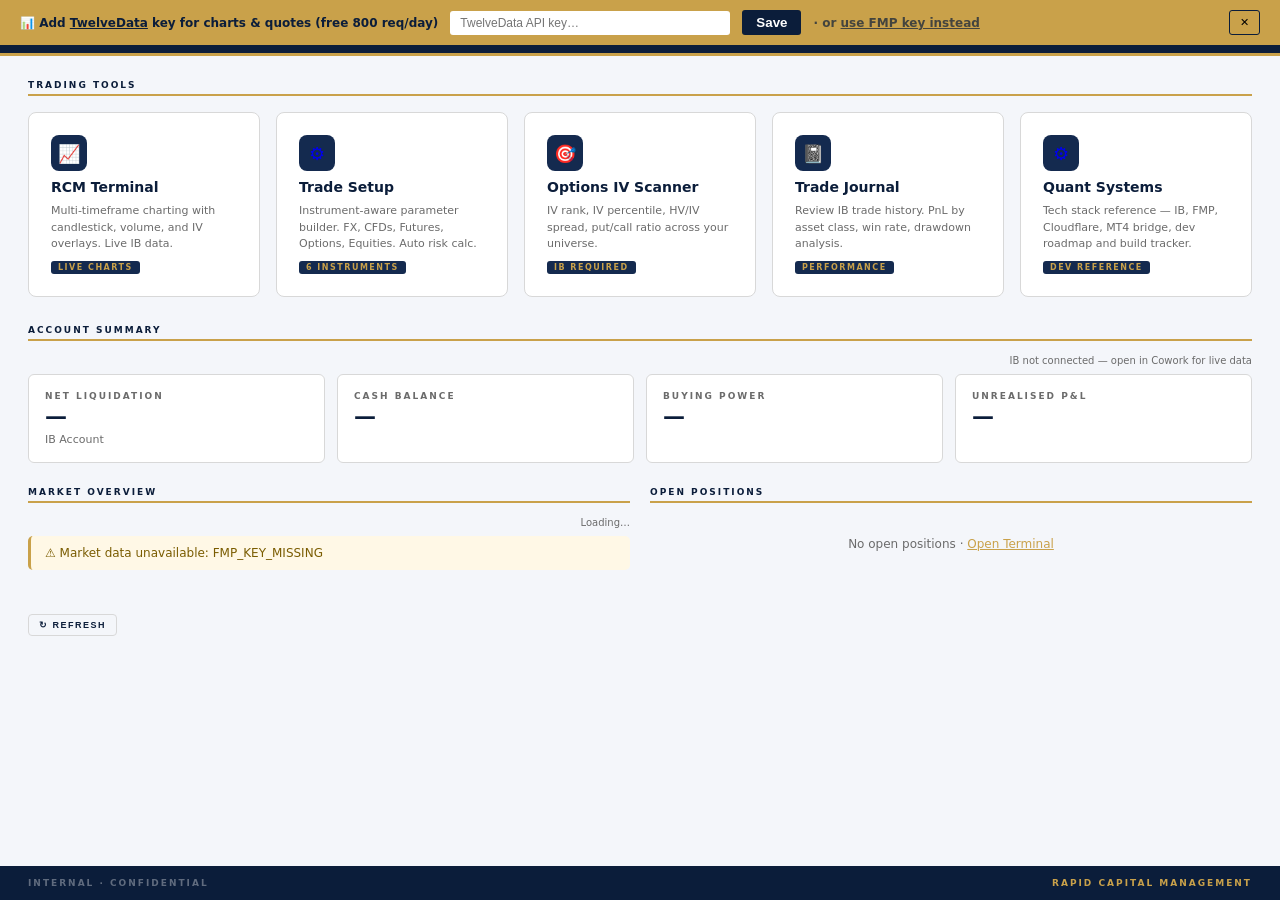
<file: index.html>
<!DOCTYPE html>
<html lang="en">
<head>
<meta charset="UTF-8">
<meta name="viewport" content="width=device-width, initial-scale=1.0">
<title>RCM Trading Platform</title>
<link rel="stylesheet" href="shared/rcm-style.css">
<style>
  /* ── Dashboard-specific ── */
  .tool-grid {
    display: grid;
    grid-template-columns: repeat(auto-fit, minmax(220px, 1fr));
    gap: 16px;
    margin-bottom: 28px;
  }
  .tool-card {
    background: var(--card);
    border: 1px solid var(--rule);
    border-radius: 8px;
    padding: 22px;
    text-decoration: none;
    display: flex;
    flex-direction: column;
    gap: 8px;
    transition: border-color .2s, box-shadow .2s, transform .15s;
    cursor: pointer;
    position: relative;
    overflow: hidden;
  }
  .tool-card::before {
    content: '';
    position: absolute;
    top: 0; left: 0; right: 0;
    height: 3px;
    background: var(--gold);
    transform: scaleX(0);
    transition: transform .2s;
    transform-origin: left;
  }
  .tool-card:hover { border-color: var(--gold); box-shadow: 0 4px 16px rgba(11,29,58,.12); transform: translateY(-1px); }
  .tool-card:hover::before { transform: scaleX(1); }
  .tool-card-icon {
    width: 36px; height: 36px;
    background: var(--navyLight);
    border-radius: 8px;
    display: flex; align-items: center; justify-content: center;
    font-size: 18px;
  }
  .tool-card-title {
    font-size: 14px; font-weight: 700; color: var(--navy);
  }
  .tool-card-desc {
    font-size: 11px; color: var(--muted); line-height: 1.5;
  }
  .tool-card-badge {
    display: inline-block;
    font-size: 8px; font-weight: 700; letter-spacing: 1.5px;
    text-transform: uppercase;
    padding: 2px 7px;
    border-radius: 3px;
    background: var(--navyLight);
    color: var(--gold);
    margin-top: auto;
    align-self: flex-start;
  }

  .mkt-grid {
    display: grid;
    grid-template-columns: repeat(auto-fill, minmax(160px, 1fr));
    gap: 10px;
    margin-bottom: 24px;
  }
  .mkt-tile {
    background: var(--card);
    border: 1px solid var(--rule);
    border-radius: 6px;
    padding: 12px 14px;
    cursor: pointer;
    transition: border-color .15s;
  }
  .mkt-tile:hover { border-color: var(--gold); }
  .mkt-sym  { font-size: 11px; font-weight: 700; color: var(--navy); margin-bottom: 3px; }
  .mkt-price{ font-size: 17px; font-weight: 700; color: var(--body); font-variant-numeric: tabular-nums; }
  .mkt-chg  { font-size: 11px; font-weight: 600; margin-top: 2px; }
  .mkt-chg.up { color: var(--up); }
  .mkt-chg.dn { color: var(--down); }

  .acct-grid {
    display: grid;
    grid-template-columns: repeat(4, 1fr);
    gap: 12px;
    margin-bottom: 24px;
  }
  @media (max-width: 900px) { .acct-grid { grid-template-columns: repeat(2,1fr); } }
  @media (max-width: 500px) { .acct-grid { grid-template-columns: 1fr; } }

  .pos-table-wrap { max-height: 280px; overflow-y: auto; }

  .acct-unavail {
    text-align: center;
    padding: 20px;
    font-size: 12px;
    color: var(--muted);
  }

  .section-row {
    display: grid;
    grid-template-columns: 1fr 1fr;
    gap: 20px;
    margin-bottom: 24px;
  }
  @media (max-width: 800px) { .section-row { grid-template-columns: 1fr; } }

  .last-update {
    font-size: 10px;
    color: var(--muted);
    text-align: right;
    margin-bottom: 8px;
  }
</style>
</head>
<body>

<div id="rcm-header-mount"></div>

<div class="rcm-body">

  <!-- ── TOOLS NAVIGATION ── -->
  <div style="margin-bottom:28px;">
    <div class="section-label" style="margin-bottom:16px;">Trading Tools</div>
    <div class="tool-grid">

      <a href="terminal/index.html" class="tool-card">
        <div class="tool-card-icon">📈</div>
        <div class="tool-card-title">RCM Terminal</div>
        <div class="tool-card-desc">Multi-timeframe charting with candlestick, volume, and IV overlays. Live IB data.</div>
        <div class="tool-card-badge">Live Charts</div>
      </a>

      <a href="trade-setup/index.html" class="tool-card">
        <div class="tool-card-icon">⚙️</div>
        <div class="tool-card-title">Trade Setup</div>
        <div class="tool-card-desc">Instrument-aware parameter builder. FX, CFDs, Futures, Options, Equities. Auto risk calc.</div>
        <div class="tool-card-badge">6 Instruments</div>
      </a>

      <a href="options/index.html" class="tool-card">
        <div class="tool-card-icon">🎯</div>
        <div class="tool-card-title">Options IV Scanner</div>
        <div class="tool-card-desc">IV rank, IV percentile, HV/IV spread, put/call ratio across your universe.</div>
        <div class="tool-card-badge">IB Required</div>
      </a>

      <a href="journal/index.html" class="tool-card">
        <div class="tool-card-icon">📓</div>
        <div class="tool-card-title">Trade Journal</div>
        <div class="tool-card-desc">Review IB trade history. PnL by asset class, win rate, drawdown analysis.</div>
        <div class="tool-card-badge">Performance</div>
      </a>

      <a href="quant-systems/index.html" class="tool-card">
        <div class="tool-card-icon">⚙️</div>
        <div class="tool-card-title">Quant Systems</div>
        <div class="tool-card-desc">Tech stack reference — IB, FMP, Cloudflare, MT4 bridge, dev roadmap and build tracker.</div>
        <div class="tool-card-badge">Dev Reference</div>
      </a>

    </div>
  </div>

  <!-- ── ACCOUNT SUMMARY ── -->
  <div style="margin-bottom:24px;">
    <div class="section-label">Account Summary</div>
    <div class="last-update" id="acct-ts">Loading…</div>
    <div class="acct-grid" id="acct-grid">
      <div class="kpi-tile"><div class="kpi-label">Net Liquidation</div><div class="kpi-value" id="kpi-netliq">—</div><div class="kpi-sub" id="kpi-ccy">IB Account</div></div>
      <div class="kpi-tile"><div class="kpi-label">Cash Balance</div><div class="kpi-value" id="kpi-cash">—</div></div>
      <div class="kpi-tile"><div class="kpi-label">Buying Power</div><div class="kpi-value" id="kpi-bp">—</div></div>
      <div class="kpi-tile"><div class="kpi-label">Unrealised P&L</div><div class="kpi-value" id="kpi-upnl">—</div></div>
    </div>
  </div>

  <!-- ── MARKET OVERVIEW + POSITIONS ── -->
  <div class="section-row">

    <!-- Market Overview -->
    <div>
      <div class="section-label">Market Overview</div>
      <div class="last-update" id="mkt-ts">Loading…</div>
      <div class="mkt-grid" id="mkt-grid">
        <!-- injected by JS -->
        <div class="rcm-loading"><div class="rcm-spinner"></div> Fetching quotes…</div>
      </div>
      <button class="btn btn-ghost btn-sm" onclick="loadMarkets()" style="margin-top:8px;">↻ Refresh</button>
    </div>

    <!-- Positions -->
    <div>
      <div class="section-label">Open Positions</div>
      <div class="pos-table-wrap">
        <div id="pos-container">
          <div class="acct-unavail">Loading positions…</div>
        </div>
      </div>
    </div>

  </div>

</div>

<div id="rcm-footer-mount"></div>

<script src="shared/rcm-utils.js"></script>
<script>
// ── Inject header/footer ──
document.getElementById('rcm-header-mount').innerHTML = RCM.buildHeader({
  title: 'Trading Platform',
  activePage: 'dashboard',
});
document.getElementById('rcm-footer-mount').innerHTML = RCM.buildFooter();
RCM.updateSourceBadge();
RCM.promptFmpKey();

// ── Market watch symbols ──
const WATCH = [
  { sym: 'EURUSD', label: 'EUR/USD', digits: 5 },
  { sym: 'GBPUSD', label: 'GBP/USD', digits: 5 },
  { sym: 'USDJPY', label: 'USD/JPY', digits: 3 },
  { sym: 'AUDUSD', label: 'AUD/USD', digits: 5 },
  { sym: 'USDCAD', label: 'USD/CAD', digits: 5 },
  { sym: 'SPY',    label: 'SPY',     digits: 2 },
  { sym: 'QQQ',    label: 'QQQ',     digits: 2 },
  { sym: 'GLD',    label: 'Gold',    digits: 2 },
  { sym: 'USO',    label: 'Oil',     digits: 2 },
  { sym: 'TLT',    label: 'TLT',     digits: 2 },
];

async function loadMarkets() {
  const grid = document.getElementById('mkt-grid');
  grid.innerHTML = '<div class="rcm-loading"><div class="rcm-spinner"></div> Fetching quotes…</div>';

  try {
    const quotes = await RCM.batchQuotes(WATCH.map(w => w.sym));
    grid.innerHTML = quotes.map((q, i) => {
      const w = WATCH[i];
      if (q.error || !q.last) return `
        <div class="mkt-tile" title="${w.sym}">
          <div class="mkt-sym">${w.label}</div>
          <div class="mkt-price" style="color:var(--muted);font-size:14px;">N/A</div>
        </div>`;
      const chg = q.changePct != null ? q.changePct : (q.change && q.last ? (q.change / (q.last - q.change)) * 100 : null);
      const cls = chg > 0 ? 'up' : chg < 0 ? 'dn' : '';
      return `
        <div class="mkt-tile" onclick="openTerminal('${w.sym}')" title="Open ${w.label} in terminal">
          <div class="mkt-sym">${w.label}</div>
          <div class="mkt-price">${RCM.fmt.price(q.last, w.digits)}</div>
          <div class="mkt-chg ${cls}">${chg != null ? RCM.fmt.pct(chg) : '—'}</div>
        </div>`;
    }).join('');
    document.getElementById('mkt-ts').textContent = 'Updated ' + RCM.fmt.ts(Date.now()) + ' SGT';
  } catch (e) {
    grid.innerHTML = `<div class="rcm-alert warn" style="grid-column:1/-1;">⚠ Market data unavailable: ${e.message}</div>`;
  }
}

function openTerminal(sym) {
  localStorage.setItem('rcm_terminal_sym', sym);
  window.location.href = 'terminal/index.html';
}

async function loadAccount() {
  try {
    const acct = await RCM.account();
    if (acct.source === 'unavailable' || acct.source === 'error') {
      document.getElementById('acct-ts').textContent = 'IB not connected — open in Cowork for live data';
      return;
    }
    const upnlEl = document.getElementById('kpi-upnl');
    const upnl = acct.unrealizedPnl;
    upnlEl.textContent = RCM.fmt.money(upnl);
    upnlEl.style.color = upnl > 0 ? 'var(--up)' : upnl < 0 ? 'var(--down)' : 'var(--navy)';

    document.getElementById('kpi-netliq').textContent = RCM.fmt.money(acct.netLiq);
    document.getElementById('kpi-cash').textContent   = RCM.fmt.money(acct.cashBalance);
    document.getElementById('kpi-bp').textContent     = RCM.fmt.money(acct.buyingPower);
    document.getElementById('kpi-ccy').textContent    = acct.currency + ' Account';
    document.getElementById('acct-ts').textContent    = 'Updated ' + RCM.fmt.ts(Date.now()) + ' SGT';
  } catch (e) {
    document.getElementById('acct-ts').textContent = 'Account data unavailable';
  }
}

async function loadPositions() {
  const el = document.getElementById('pos-container');
  try {
    const pos = await RCM.positions();
    if (!pos.length) {
      el.innerHTML = '<div class="acct-unavail">No open positions · <a href="terminal/index.html" style="color:var(--gold);">Open Terminal</a></div>';
      return;
    }
    el.innerHTML = `
      <table class="rcm-table">
        <thead>
          <tr>
            <th>Symbol</th>
            <th>Type</th>
            <th class="num">Qty</th>
            <th class="num">Avg Cost</th>
            <th class="num">Mkt Value</th>
            <th class="num">UnPnL</th>
          </tr>
        </thead>
        <tbody>
          ${pos.map(p => {
            const cls = p.unrealizedPnl > 0 ? 'up' : p.unrealizedPnl < 0 ? 'dn' : '';
            return `<tr>
              <td><strong>${p.symbol}</strong></td>
              <td style="color:var(--muted);font-size:11px;">${p.assetClass}</td>
              <td class="num">${p.quantity > 0 ? '+' : ''}${p.quantity}</td>
              <td class="num">${RCM.fmt.price(p.avgCost, 4)}</td>
              <td class="num">${RCM.fmt.money(p.marketValue)}</td>
              <td class="num ${cls}">${RCM.fmt.money(p.unrealizedPnl)}</td>
            </tr>`;
          }).join('')}
        </tbody>
      </table>`;
  } catch {
    el.innerHTML = '<div class="acct-unavail">Positions unavailable · Open in Cowork for IB data</div>';
  }
}

// ── Boot ──
loadMarkets();
loadAccount();
loadPositions();
</script>
</body>
</html>
</file>
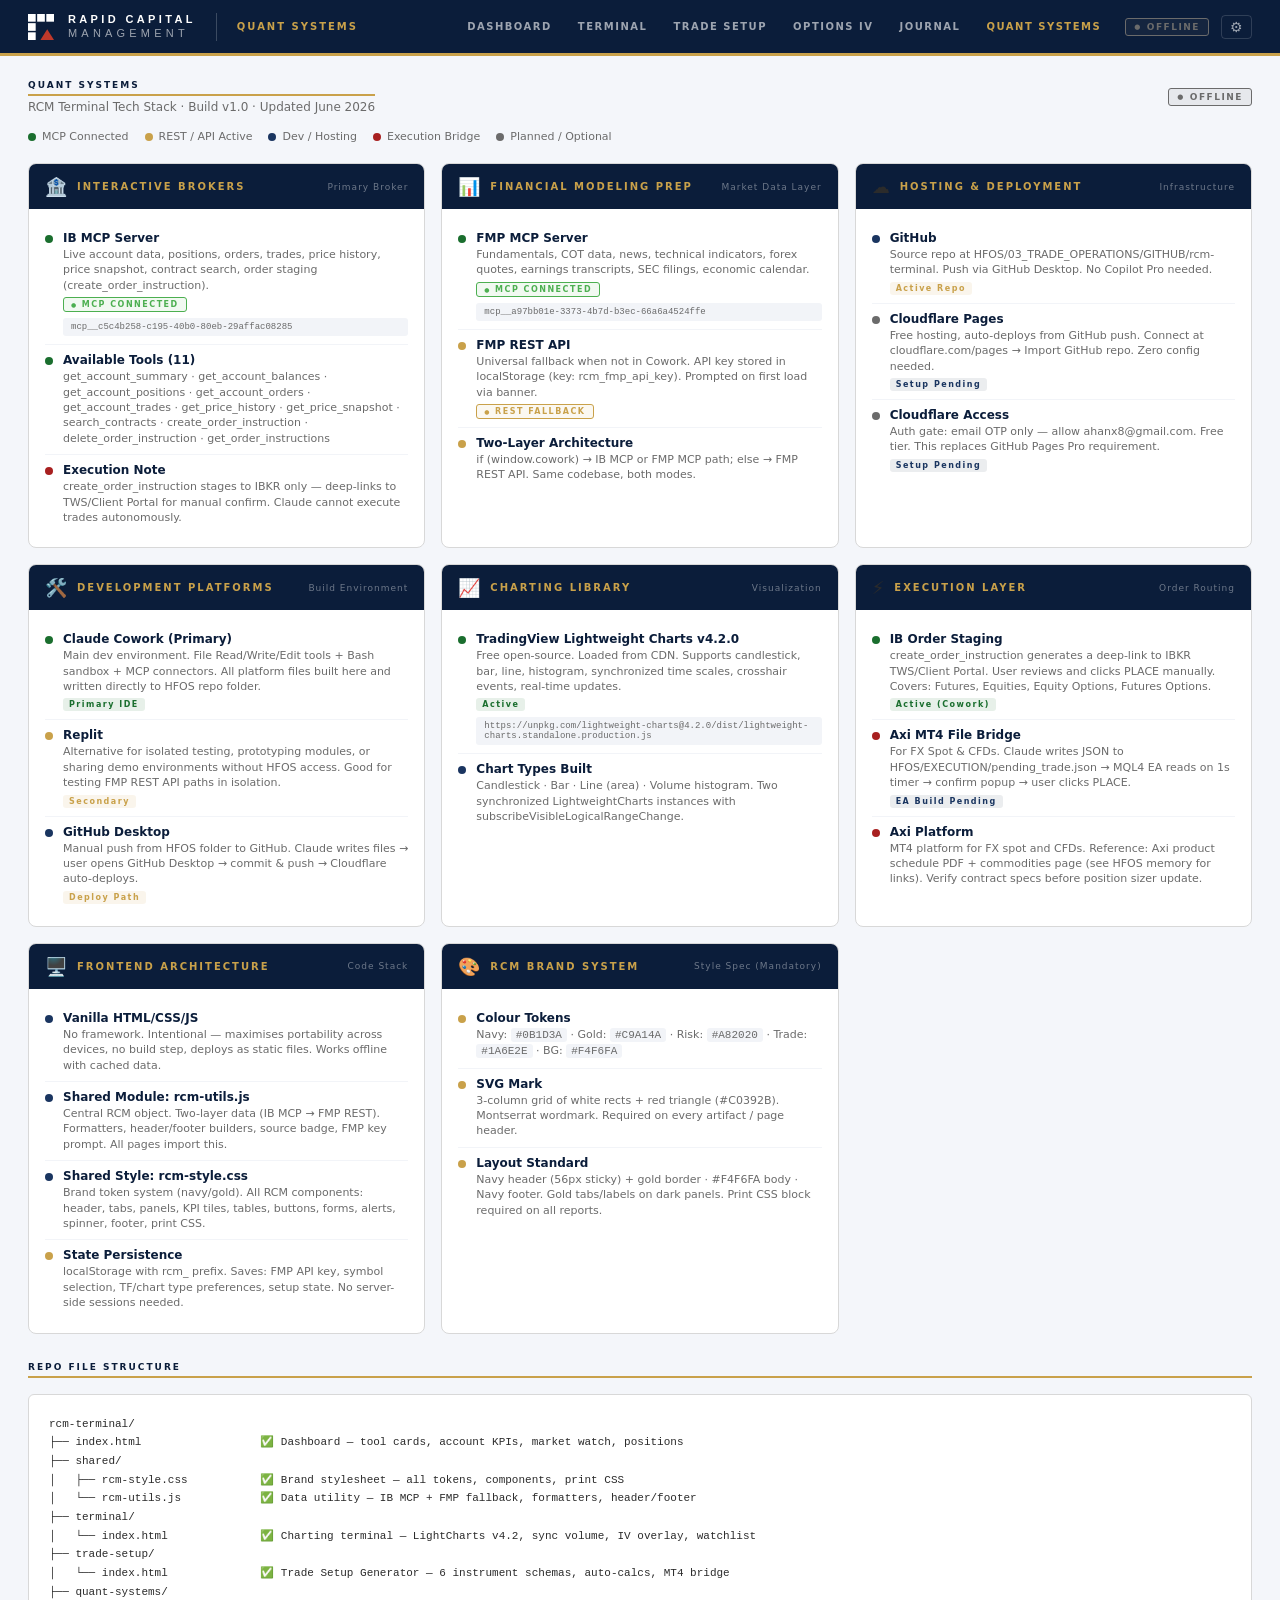
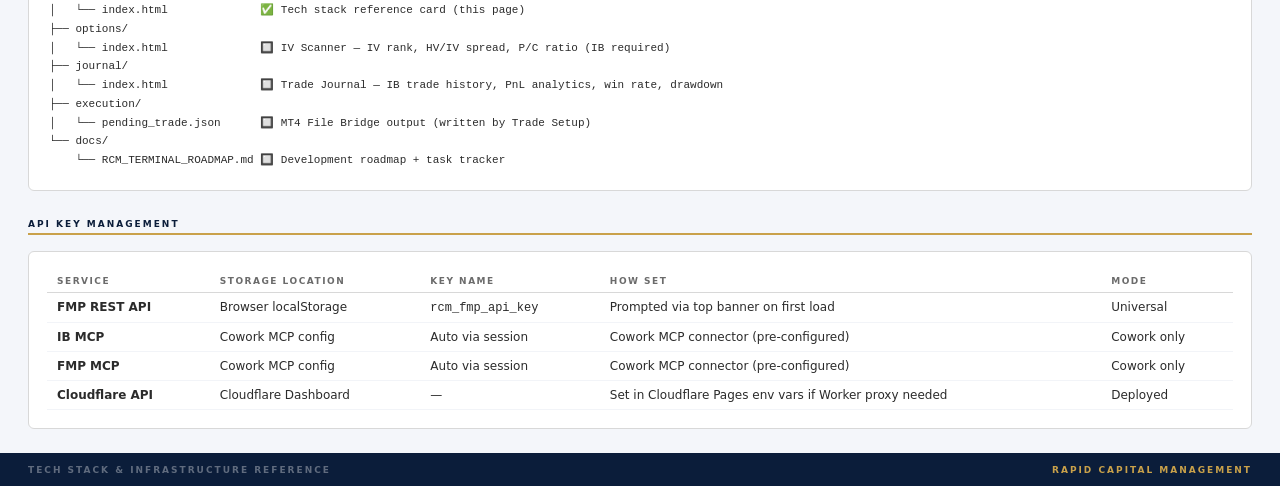
<file: quant-systems/index.html>
<!DOCTYPE html>
<html lang="en">
<head>
<meta charset="UTF-8">
<meta name="viewport" content="width=device-width, initial-scale=1.0">
<title>RCM Quant Systems</title>
<link rel="stylesheet" href="../shared/rcm-style.css">
<style>
  .stack-grid {
    display: grid;
    grid-template-columns: repeat(auto-fill, minmax(300px, 1fr));
    gap: 16px;
    margin-bottom: 28px;
  }

  .stack-card {
    background: var(--card);
    border: 1px solid var(--rule);
    border-radius: 8px;
    overflow: hidden;
  }

  .stack-card-header {
    background: var(--navy);
    padding: 12px 16px;
    display: flex;
    align-items: center;
    gap: 10px;
  }
  .stack-card-header .icon { font-size: 18px; }
  .stack-card-header .title {
    font-size: 10px;
    font-weight: 700;
    letter-spacing: 2px;
    text-transform: uppercase;
    color: var(--gold);
  }
  .stack-card-header .sub {
    font-size: 9px;
    color: rgba(255,255,255,.4);
    margin-left: auto;
    letter-spacing: 1px;
  }

  .stack-card-body { padding: 14px 16px; }

  .stack-item {
    display: flex;
    align-items: flex-start;
    gap: 10px;
    padding: 8px 0;
    border-bottom: 1px solid var(--zebra);
  }
  .stack-item:last-child { border-bottom: none; }

  .stack-item .dot {
    width: 8px; height: 8px;
    border-radius: 50%;
    flex-shrink: 0;
    margin-top: 4px;
  }
  .dot-green  { background: var(--trade); }
  .dot-gold   { background: var(--gold); }
  .dot-navy   { background: var(--navyMid); }
  .dot-red    { background: var(--risk); }
  .dot-muted  { background: var(--muted); }

  .stack-item .info { flex: 1; }
  .stack-item .name { font-size: 12px; font-weight: 700; color: var(--navy); }
  .stack-item .desc { font-size: 11px; color: var(--muted); margin-top: 2px; line-height: 1.4; }
  .stack-item .tag  {
    font-size: 8px; font-weight: 700; letter-spacing: 1.5px;
    padding: 2px 6px; border-radius: 3px;
    background: var(--zebra); color: var(--muted);
    white-space: nowrap; margin-top: 4px; display: inline-block;
  }
  .tag.live    { background: rgba(26,110,46,.1);  color: var(--trade); }
  .tag.active  { background: rgba(201,161,74,.1); color: var(--gold); }
  .tag.planned { background: rgba(11,29,58,.08);  color: var(--navyMid); }

  .mcp-badge {
    display: inline-flex;
    align-items: center;
    gap: 4px;
    font-size: 8px;
    font-weight: 700;
    letter-spacing: 1.5px;
    text-transform: uppercase;
    padding: 2px 7px;
    border-radius: 3px;
    border: 1px solid;
    margin-top: 4px;
  }
  .mcp-badge.connected { color: #4CAF50; border-color: #4CAF50; background: rgba(76,175,80,.08); }
  .mcp-badge.rest      { color: var(--gold); border-color: var(--gold); background: rgba(201,161,74,.08); }
  .mcp-badge.planned   { color: var(--muted); border-color: var(--muted); background: transparent; }
  .mcp-badge::before   { content: '●'; font-size: 6px; }

  .mcp-id {
    font-size: 9px;
    font-family: monospace;
    background: var(--zebra);
    padding: 4px 8px;
    border-radius: 3px;
    color: var(--muted);
    margin-top: 6px;
    display: block;
    word-break: break-all;
  }

  .legend { display: flex; gap: 16px; margin-bottom: 20px; flex-wrap: wrap; }
  .legend-item { display: flex; align-items: center; gap: 6px; font-size: 11px; color: var(--muted); }
  .legend-dot  { width: 8px; height: 8px; border-radius: 50%; }
</style>
</head>
<body>
<div id="rcm-header-mount"></div>

<div class="rcm-body">

  <div style="display:flex;align-items:center;justify-content:space-between;margin-bottom:6px;">
    <div>
      <div class="section-label" style="margin-bottom:4px;">Quant Systems</div>
      <div style="font-size:12px;color:var(--muted);">RCM Terminal Tech Stack · Build v1.0 · Updated June 2026</div>
    </div>
    <div style="font-size:10px;color:var(--muted);">
      <span id="rcm-source-badge" class="source-badge off">Offline</span>
    </div>
  </div>

  <div class="legend" style="margin-top:16px;">
    <div class="legend-item"><div class="legend-dot dot-green"></div> MCP Connected</div>
    <div class="legend-item"><div class="legend-dot dot-gold"></div> REST / API Active</div>
    <div class="legend-item"><div class="legend-dot dot-navy"></div> Dev / Hosting</div>
    <div class="legend-item"><div class="legend-dot dot-red"></div> Execution Bridge</div>
    <div class="legend-item"><div class="legend-dot dot-muted"></div> Planned / Optional</div>
  </div>

  <!-- ── Row 1 ── -->
  <div class="stack-grid">

    <!-- IB MCP -->
    <div class="stack-card">
      <div class="stack-card-header">
        <span class="icon">🏦</span>
        <span class="title">Interactive Brokers</span>
        <span class="sub">Primary Broker</span>
      </div>
      <div class="stack-card-body">
        <div class="stack-item">
          <div class="dot dot-green"></div>
          <div class="info">
            <div class="name">IB MCP Server</div>
            <div class="desc">Live account data, positions, orders, trades, price history, price snapshot, contract search, order staging (create_order_instruction).</div>
            <span class="mcp-badge connected">MCP Connected</span>
            <code class="mcp-id">mcp__c5c4b258-c195-40b0-80eb-29affac08285</code>
          </div>
        </div>
        <div class="stack-item">
          <div class="dot dot-green"></div>
          <div class="info">
            <div class="name">Available Tools (11)</div>
            <div class="desc">get_account_summary · get_account_balances · get_account_positions · get_account_orders · get_account_trades · get_price_history · get_price_snapshot · search_contracts · create_order_instruction · delete_order_instruction · get_order_instructions</div>
          </div>
        </div>
        <div class="stack-item">
          <div class="dot dot-red"></div>
          <div class="info">
            <div class="name">Execution Note</div>
            <div class="desc">create_order_instruction stages to IBKR only — deep-links to TWS/Client Portal for manual confirm. Claude cannot execute trades autonomously.</div>
          </div>
        </div>
      </div>
    </div>

    <!-- FMP MCP -->
    <div class="stack-card">
      <div class="stack-card-header">
        <span class="icon">📊</span>
        <span class="title">Financial Modeling Prep</span>
        <span class="sub">Market Data Layer</span>
      </div>
      <div class="stack-card-body">
        <div class="stack-item">
          <div class="dot dot-green"></div>
          <div class="info">
            <div class="name">FMP MCP Server</div>
            <div class="desc">Fundamentals, COT data, news, technical indicators, forex quotes, earnings transcripts, SEC filings, economic calendar.</div>
            <span class="mcp-badge connected">MCP Connected</span>
            <code class="mcp-id">mcp__a97bb01e-3373-4b7d-b3ec-66a6a4524ffe</code>
          </div>
        </div>
        <div class="stack-item">
          <div class="dot dot-gold"></div>
          <div class="info">
            <div class="name">FMP REST API</div>
            <div class="desc">Universal fallback when not in Cowork. API key stored in localStorage (key: rcm_fmp_api_key). Prompted on first load via banner.</div>
            <span class="mcp-badge rest">REST Fallback</span>
          </div>
        </div>
        <div class="stack-item">
          <div class="dot dot-gold"></div>
          <div class="info">
            <div class="name">Two-Layer Architecture</div>
            <div class="desc">if (window.cowork) → IB MCP or FMP MCP path; else → FMP REST API. Same codebase, both modes.</div>
          </div>
        </div>
      </div>
    </div>

    <!-- Hosting -->
    <div class="stack-card">
      <div class="stack-card-header">
        <span class="icon">☁️</span>
        <span class="title">Hosting & Deployment</span>
        <span class="sub">Infrastructure</span>
      </div>
      <div class="stack-card-body">
        <div class="stack-item">
          <div class="dot dot-navy"></div>
          <div class="info">
            <div class="name">GitHub</div>
            <div class="desc">Source repo at HFOS/03_TRADE_OPERATIONS/GITHUB/rcm-terminal. Push via GitHub Desktop. No Copilot Pro needed.</div>
            <span class="tag active">Active Repo</span>
          </div>
        </div>
        <div class="stack-item">
          <div class="dot dot-muted"></div>
          <div class="info">
            <div class="name">Cloudflare Pages</div>
            <div class="desc">Free hosting, auto-deploys from GitHub push. Connect at cloudflare.com/pages → Import GitHub repo. Zero config needed.</div>
            <span class="tag planned">Setup Pending</span>
          </div>
        </div>
        <div class="stack-item">
          <div class="dot dot-muted"></div>
          <div class="info">
            <div class="name">Cloudflare Access</div>
            <div class="desc">Auth gate: email OTP only — allow ahanx8@gmail.com. Free tier. This replaces GitHub Pages Pro requirement.</div>
            <span class="tag planned">Setup Pending</span>
          </div>
        </div>
      </div>
    </div>

    <!-- Dev Platforms -->
    <div class="stack-card">
      <div class="stack-card-header">
        <span class="icon">🛠️</span>
        <span class="title">Development Platforms</span>
        <span class="sub">Build Environment</span>
      </div>
      <div class="stack-card-body">
        <div class="stack-item">
          <div class="dot dot-green"></div>
          <div class="info">
            <div class="name">Claude Cowork (Primary)</div>
            <div class="desc">Main dev environment. File Read/Write/Edit tools + Bash sandbox + MCP connectors. All platform files built here and written directly to HFOS repo folder.</div>
            <span class="tag live">Primary IDE</span>
          </div>
        </div>
        <div class="stack-item">
          <div class="dot dot-gold"></div>
          <div class="info">
            <div class="name">Replit</div>
            <div class="desc">Alternative for isolated testing, prototyping modules, or sharing demo environments without HFOS access. Good for testing FMP REST API paths in isolation.</div>
            <span class="tag active">Secondary</span>
          </div>
        </div>
        <div class="stack-item">
          <div class="dot dot-navy"></div>
          <div class="info">
            <div class="name">GitHub Desktop</div>
            <div class="desc">Manual push from HFOS folder to GitHub. Claude writes files → user opens GitHub Desktop → commit & push → Cloudflare auto-deploys.</div>
            <span class="tag active">Deploy Path</span>
          </div>
        </div>
      </div>
    </div>

    <!-- Charting -->
    <div class="stack-card">
      <div class="stack-card-header">
        <span class="icon">📈</span>
        <span class="title">Charting Library</span>
        <span class="sub">Visualization</span>
      </div>
      <div class="stack-card-body">
        <div class="stack-item">
          <div class="dot dot-green"></div>
          <div class="info">
            <div class="name">TradingView Lightweight Charts v4.2.0</div>
            <div class="desc">Free open-source. Loaded from CDN. Supports candlestick, bar, line, histogram, synchronized time scales, crosshair events, real-time updates.</div>
            <span class="tag live">Active</span>
            <code class="mcp-id">https://unpkg.com/lightweight-charts@4.2.0/dist/lightweight-charts.standalone.production.js</code>
          </div>
        </div>
        <div class="stack-item">
          <div class="dot dot-navy"></div>
          <div class="info">
            <div class="name">Chart Types Built</div>
            <div class="desc">Candlestick · Bar · Line (area) · Volume histogram. Two synchronized LightweightCharts instances with subscribeVisibleLogicalRangeChange.</div>
          </div>
        </div>
      </div>
    </div>

    <!-- Execution -->
    <div class="stack-card">
      <div class="stack-card-header">
        <span class="icon">⚡</span>
        <span class="title">Execution Layer</span>
        <span class="sub">Order Routing</span>
      </div>
      <div class="stack-card-body">
        <div class="stack-item">
          <div class="dot dot-green"></div>
          <div class="info">
            <div class="name">IB Order Staging</div>
            <div class="desc">create_order_instruction generates a deep-link to IBKR TWS/Client Portal. User reviews and clicks PLACE manually. Covers: Futures, Equities, Equity Options, Futures Options.</div>
            <span class="tag live">Active (Cowork)</span>
          </div>
        </div>
        <div class="stack-item">
          <div class="dot dot-red"></div>
          <div class="info">
            <div class="name">Axi MT4 File Bridge</div>
            <div class="desc">For FX Spot & CFDs. Claude writes JSON to HFOS/EXECUTION/pending_trade.json → MQL4 EA reads on 1s timer → confirm popup → user clicks PLACE.</div>
            <span class="tag planned">EA Build Pending</span>
          </div>
        </div>
        <div class="stack-item">
          <div class="dot dot-red"></div>
          <div class="info">
            <div class="name">Axi Platform</div>
            <div class="desc">MT4 platform for FX spot and CFDs. Reference: Axi product schedule PDF + commodities page (see HFOS memory for links). Verify contract specs before position sizer update.</div>
          </div>
        </div>
      </div>
    </div>

    <!-- Frontend Stack -->
    <div class="stack-card">
      <div class="stack-card-header">
        <span class="icon">🖥️</span>
        <span class="title">Frontend Architecture</span>
        <span class="sub">Code Stack</span>
      </div>
      <div class="stack-card-body">
        <div class="stack-item">
          <div class="dot dot-navy"></div>
          <div class="info">
            <div class="name">Vanilla HTML/CSS/JS</div>
            <div class="desc">No framework. Intentional — maximises portability across devices, no build step, deploys as static files. Works offline with cached data.</div>
          </div>
        </div>
        <div class="stack-item">
          <div class="dot dot-navy"></div>
          <div class="info">
            <div class="name">Shared Module: rcm-utils.js</div>
            <div class="desc">Central RCM object. Two-layer data (IB MCP → FMP REST). Formatters, header/footer builders, source badge, FMP key prompt. All pages import this.</div>
          </div>
        </div>
        <div class="stack-item">
          <div class="dot dot-navy"></div>
          <div class="info">
            <div class="name">Shared Style: rcm-style.css</div>
            <div class="desc">Brand token system (navy/gold). All RCM components: header, tabs, panels, KPI tiles, tables, buttons, forms, alerts, spinner, footer, print CSS.</div>
          </div>
        </div>
        <div class="stack-item">
          <div class="dot dot-gold"></div>
          <div class="info">
            <div class="name">State Persistence</div>
            <div class="desc">localStorage with rcm_ prefix. Saves: FMP API key, symbol selection, TF/chart type preferences, setup state. No server-side sessions needed.</div>
          </div>
        </div>
      </div>
    </div>

    <!-- RCM Brand System -->
    <div class="stack-card">
      <div class="stack-card-header">
        <span class="icon">🎨</span>
        <span class="title">RCM Brand System</span>
        <span class="sub">Style Spec (Mandatory)</span>
      </div>
      <div class="stack-card-body">
        <div class="stack-item">
          <div class="dot dot-gold"></div>
          <div class="info">
            <div class="name">Colour Tokens</div>
            <div class="desc">
              Navy: <code style="background:var(--zebra);padding:1px 5px;border-radius:3px;">#0B1D3A</code> ·
              Gold: <code style="background:var(--zebra);padding:1px 5px;border-radius:3px;">#C9A14A</code> ·
              Risk: <code style="background:var(--zebra);padding:1px 5px;border-radius:3px;">#A82020</code> ·
              Trade: <code style="background:var(--zebra);padding:1px 5px;border-radius:3px;">#1A6E2E</code> ·
              BG: <code style="background:var(--zebra);padding:1px 5px;border-radius:3px;">#F4F6FA</code>
            </div>
          </div>
        </div>
        <div class="stack-item">
          <div class="dot dot-gold"></div>
          <div class="info">
            <div class="name">SVG Mark</div>
            <div class="desc">3-column grid of white rects + red triangle (#C0392B). Montserrat wordmark. Required on every artifact / page header.</div>
          </div>
        </div>
        <div class="stack-item">
          <div class="dot dot-gold"></div>
          <div class="info">
            <div class="name">Layout Standard</div>
            <div class="desc">Navy header (56px sticky) + gold border · #F4F6FA body · Navy footer. Gold tabs/labels on dark panels. Print CSS block required on all reports.</div>
          </div>
        </div>
      </div>
    </div>

  </div>

  <!-- ── File Structure ── -->
  <div class="section-label" style="margin-bottom:16px;">Repo File Structure</div>
  <div class="rcm-card" style="padding:20px;">
    <pre style="font-size:11px;font-family:monospace;color:var(--body);line-height:1.7;margin:0;">
rcm-terminal/
├── index.html                  ✅ Dashboard — tool cards, account KPIs, market watch, positions
├── shared/
│   ├── rcm-style.css           ✅ Brand stylesheet — all tokens, components, print CSS
│   └── rcm-utils.js            ✅ Data utility — IB MCP + FMP fallback, formatters, header/footer
├── terminal/
│   └── index.html              ✅ Charting terminal — LightCharts v4.2, sync volume, IV overlay, watchlist
├── trade-setup/
│   └── index.html              ✅ Trade Setup Generator — 6 instrument schemas, auto-calcs, MT4 bridge
├── quant-systems/
│   └── index.html              ✅ Tech stack reference card (this page)
├── options/
│   └── index.html              🔲 IV Scanner — IV rank, HV/IV spread, P/C ratio (IB required)
├── journal/
│   └── index.html              🔲 Trade Journal — IB trade history, PnL analytics, win rate, drawdown
├── execution/
│   └── pending_trade.json      🔲 MT4 File Bridge output (written by Trade Setup)
└── docs/
    └── RCM_TERMINAL_ROADMAP.md 🔲 Development roadmap + task tracker</pre>
  </div>

  <!-- ── API Key Reference ── -->
  <div class="section-label" style="margin-top:28px;margin-bottom:16px;">API Key Management</div>
  <div class="rcm-card">
    <table class="rcm-table">
      <thead>
        <tr>
          <th>Service</th>
          <th>Storage Location</th>
          <th>Key Name</th>
          <th>How Set</th>
          <th>Mode</th>
        </tr>
      </thead>
      <tbody>
        <tr>
          <td><strong>FMP REST API</strong></td>
          <td>Browser localStorage</td>
          <td><code>rcm_fmp_api_key</code></td>
          <td>Prompted via top banner on first load</td>
          <td>Universal</td>
        </tr>
        <tr>
          <td><strong>IB MCP</strong></td>
          <td>Cowork MCP config</td>
          <td>Auto via session</td>
          <td>Cowork MCP connector (pre-configured)</td>
          <td>Cowork only</td>
        </tr>
        <tr>
          <td><strong>FMP MCP</strong></td>
          <td>Cowork MCP config</td>
          <td>Auto via session</td>
          <td>Cowork MCP connector (pre-configured)</td>
          <td>Cowork only</td>
        </tr>
        <tr>
          <td><strong>Cloudflare API</strong></td>
          <td>Cloudflare Dashboard</td>
          <td>—</td>
          <td>Set in Cloudflare Pages env vars if Worker proxy needed</td>
          <td>Deployed</td>
        </tr>
      </tbody>
    </table>
  </div>

</div>

<div id="rcm-footer-mount"></div>

<script src="../shared/rcm-utils.js"></script>
<script>
document.getElementById('rcm-header-mount').innerHTML = RCM.buildHeader({
  title: 'Quant Systems',
  activePage: 'quantsystems',
});
document.getElementById('rcm-footer-mount').innerHTML = RCM.buildFooter('Tech Stack & Infrastructure Reference');
RCM.updateSourceBadge();
</script>
</body>
</html>
</file>
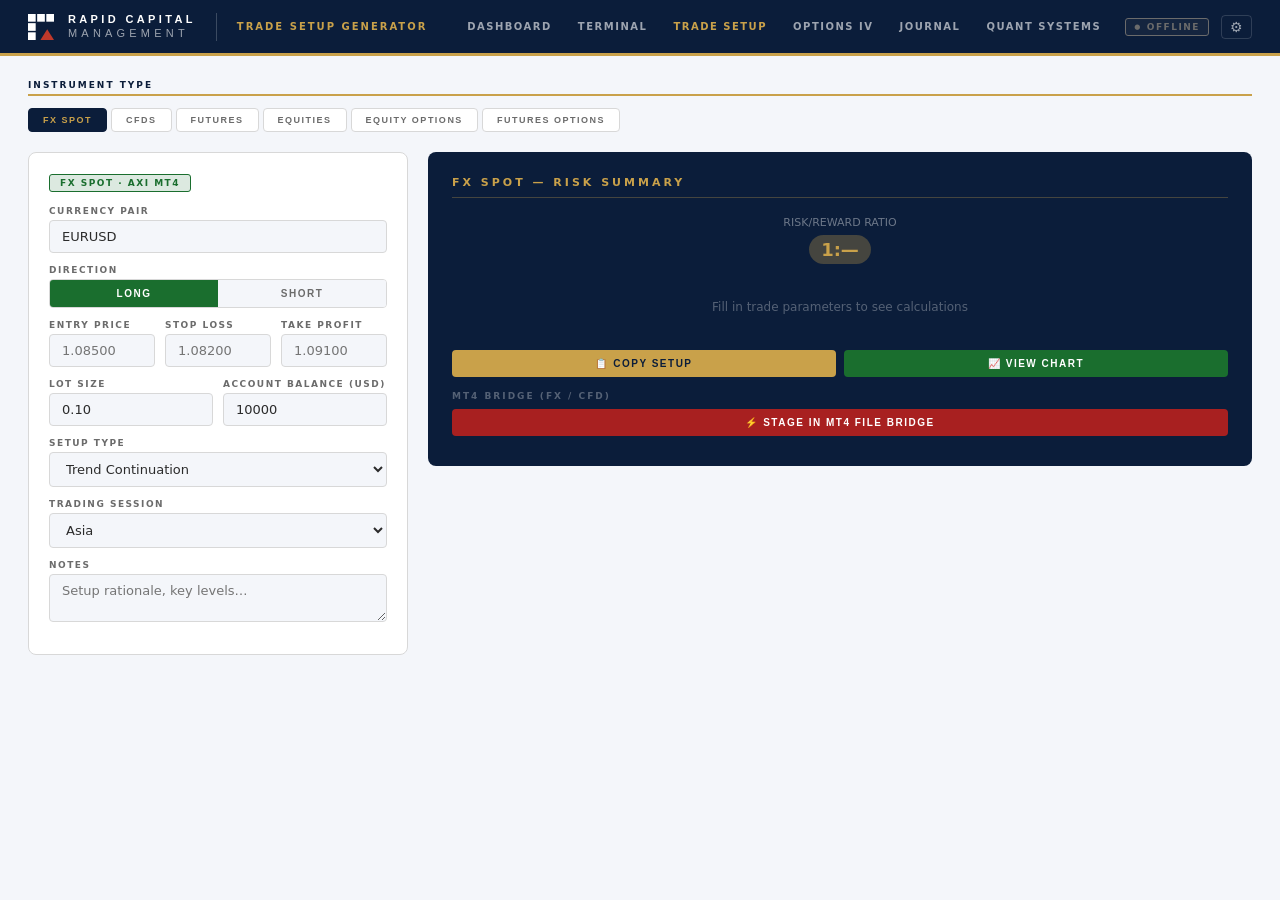
<file: trade-setup/index.html>
<!DOCTYPE html>
<html lang="en">
<head>
<meta charset="UTF-8">
<meta name="viewport" content="width=device-width, initial-scale=1.0">
<title>RCM Trade Setup</title>
<link rel="stylesheet" href="../shared/rcm-style.css">
<style>
  .setup-layout {
    display: grid;
    grid-template-columns: 380px 1fr;
    gap: 20px;
    align-items: start;
  }
  @media (max-width: 900px) { .setup-layout { grid-template-columns: 1fr; } }

  .inst-tabs {
    display: flex;
    gap: 4px;
    flex-wrap: wrap;
    margin-bottom: 16px;
  }
  .inst-tab {
    padding: 6px 14px;
    font-size: 9px;
    font-weight: 700;
    letter-spacing: 1.5px;
    text-transform: uppercase;
    border-radius: 4px;
    border: 1px solid var(--rule);
    background: var(--card);
    color: var(--muted);
    cursor: pointer;
    transition: all .15s;
  }
  .inst-tab:hover { border-color: var(--gold); color: var(--navy); }
  .inst-tab.active { background: var(--navy); color: var(--gold); border-color: var(--navy); }

  .calc-panel {
    background: var(--card);
    border: 1px solid var(--rule);
    border-radius: 8px;
    padding: 20px;
  }

  .result-panel {
    background: var(--navy);
    border-radius: 8px;
    padding: 24px;
    color: #fff;
    position: sticky;
    top: 80px;
  }

  .result-title {
    font-size: 11px;
    font-weight: 700;
    letter-spacing: 3px;
    text-transform: uppercase;
    color: var(--gold);
    margin-bottom: 18px;
    border-bottom: 1px solid rgba(201,161,74,.3);
    padding-bottom: 8px;
  }

  .result-row {
    display: flex;
    justify-content: space-between;
    align-items: center;
    padding: 8px 0;
    border-bottom: 1px solid rgba(255,255,255,.06);
    font-size: 13px;
  }
  .result-row:last-child { border-bottom: none; }
  .result-row .r-label { color: rgba(255,255,255,.5); font-size: 11px; }
  .result-row .r-val   { font-weight: 700; color: #fff; font-variant-numeric: tabular-nums; }
  .result-row .r-val.positive { color: #4CAF50; }
  .result-row .r-val.negative { color: #EF5350; }
  .result-row .r-val.gold     { color: var(--gold); }

  .rr-badge {
    display: inline-block;
    padding: 4px 12px;
    border-radius: 20px;
    font-size: 18px;
    font-weight: 900;
    font-variant-numeric: tabular-nums;
  }
  .rr-badge.good { background: rgba(26,110,46,.3); color: #4CAF50; }
  .rr-badge.ok   { background: rgba(201,161,74,.3); color: var(--gold); }
  .rr-badge.poor { background: rgba(168,32,32,.3);  color: #EF5350; }

  .export-row {
    display: flex;
    gap: 8px;
    margin-top: 16px;
    flex-wrap: wrap;
  }

  .dir-toggle { margin-bottom: 0; }

  .auto-row {
    display: grid;
    grid-template-columns: 1fr 1fr;
    gap: 8px;
  }

  .inst-badge {
    display: inline-block;
    padding: 3px 10px;
    border-radius: 3px;
    font-size: 9px;
    font-weight: 700;
    letter-spacing: 1.5px;
    text-transform: uppercase;
    margin-bottom: 14px;
  }
  .badge-fx      { background: rgba(26,110,46,.15);  color: var(--trade); border: 1px solid var(--trade); }
  .badge-cfd     { background: rgba(201,161,74,.15); color: var(--gold);  border: 1px solid var(--gold); }
  .badge-futures { background: rgba(11,29,58,.15);   color: var(--navy);  border: 1px solid var(--navy); }
  .badge-options { background: rgba(168,32,32,.15);  color: var(--risk);  border: 1px solid var(--risk); }
  .badge-equity  { background: rgba(26,110,46,.15);  color: var(--trade); border: 1px solid var(--trade); }

  .row2 { display: grid; grid-template-columns: 1fr 1fr; gap: 10px; }
  .row3 { display: grid; grid-template-columns: 1fr 1fr 1fr; gap: 10px; }
</style>
</head>
<body>

<div id="rcm-header-mount"></div>

<div class="rcm-body">
  <div style="margin-bottom:20px;">
    <div class="section-label" style="margin-bottom:12px;">Instrument Type</div>
    <div class="inst-tabs">
      <button class="inst-tab active" data-inst="fx"       onclick="setInst('fx')">FX Spot</button>
      <button class="inst-tab"        data-inst="cfd"      onclick="setInst('cfd')">CFDs</button>
      <button class="inst-tab"        data-inst="futures"  onclick="setInst('futures')">Futures</button>
      <button class="inst-tab"        data-inst="equity"   onclick="setInst('equity')">Equities</button>
      <button class="inst-tab"        data-inst="eqopt"    onclick="setInst('eqopt')">Equity Options</button>
      <button class="inst-tab"        data-inst="futopt"   onclick="setInst('futopt')">Futures Options</button>
    </div>
  </div>

  <div class="setup-layout">
    <!-- ── Left: Input panel ── -->
    <div>
      <!-- FX SPOT ─────────────────────────────────── -->
      <div id="form-fx" class="calc-panel">
        <div class="inst-badge badge-fx">FX Spot · Axi MT4</div>
        <div class="form-group">
          <label class="form-label">Currency Pair</label>
          <input class="form-control" id="fx-sym" value="EURUSD" placeholder="EURUSD" oninput="calcFX()">
        </div>
        <div class="form-group">
          <label class="form-label">Direction</label>
          <div class="dir-toggle">
            <button class="dir-btn long active" onclick="setDir('fx','long',this)">LONG</button>
            <button class="dir-btn short"       onclick="setDir('fx','short',this)">SHORT</button>
          </div>
        </div>
        <div class="row3">
          <div class="form-group">
            <label class="form-label">Entry Price</label>
            <input class="form-control" id="fx-entry" type="number" step="0.00001" placeholder="1.08500" oninput="calcFX()">
          </div>
          <div class="form-group">
            <label class="form-label">Stop Loss</label>
            <input class="form-control" id="fx-stop" type="number" step="0.00001" placeholder="1.08200" oninput="calcFX()">
          </div>
          <div class="form-group">
            <label class="form-label">Take Profit</label>
            <input class="form-control" id="fx-tp" type="number" step="0.00001" placeholder="1.09100" oninput="calcFX()">
          </div>
        </div>
        <div class="row2">
          <div class="form-group">
            <label class="form-label">Lot Size</label>
            <input class="form-control" id="fx-lots" type="number" step="0.01" value="0.10" placeholder="0.10" oninput="calcFX()">
          </div>
          <div class="form-group">
            <label class="form-label">Account Balance (USD)</label>
            <input class="form-control" id="fx-balance" type="number" value="10000" placeholder="10000" oninput="calcFX()">
          </div>
        </div>
        <div class="form-group">
          <label class="form-label">Setup Type</label>
          <select class="form-control" id="fx-setup" onchange="calcFX()">
            <option>Trend Continuation</option>
            <option>Breakout</option>
            <option>Reversal</option>
            <option>Range</option>
            <option>News Trade</option>
            <option>Custom</option>
          </select>
        </div>
        <div class="form-group">
          <label class="form-label">Trading Session</label>
          <select class="form-control" id="fx-session">
            <option>Asia</option>
            <option>London Open</option>
            <option>London</option>
            <option>New York</option>
            <option>London/NY Overlap</option>
          </select>
        </div>
        <div class="form-group">
          <label class="form-label">Notes</label>
          <textarea class="form-control" id="fx-notes" rows="2" placeholder="Setup rationale, key levels…" style="resize:vertical;"></textarea>
        </div>
      </div>

      <!-- CFD ─────────────────────────────────────── -->
      <div id="form-cfd" class="calc-panel" style="display:none;">
        <div class="inst-badge badge-cfd">CFD · Axi MT4</div>
        <div class="form-group">
          <label class="form-label">Instrument</label>
          <input class="form-control" id="cfd-sym" value="XAUUSD" placeholder="XAUUSD / US30 / etc." oninput="calcCFD()">
        </div>
        <div class="form-group">
          <label class="form-label">Direction</label>
          <div class="dir-toggle">
            <button class="dir-btn long active" onclick="setDir('cfd','long',this)">LONG</button>
            <button class="dir-btn short"       onclick="setDir('cfd','short',this)">SHORT</button>
          </div>
        </div>
        <div class="row3">
          <div class="form-group">
            <label class="form-label">Entry</label>
            <input class="form-control" id="cfd-entry" type="number" step="0.01" oninput="calcCFD()">
          </div>
          <div class="form-group">
            <label class="form-label">Stop Loss</label>
            <input class="form-control" id="cfd-stop" type="number" step="0.01" oninput="calcCFD()">
          </div>
          <div class="form-group">
            <label class="form-label">Take Profit</label>
            <input class="form-control" id="cfd-tp" type="number" step="0.01" oninput="calcCFD()">
          </div>
        </div>
        <div class="row2">
          <div class="form-group">
            <label class="form-label">Contracts / Lots</label>
            <input class="form-control" id="cfd-lots" type="number" step="0.01" value="1" oninput="calcCFD()">
          </div>
          <div class="form-group">
            <label class="form-label">Point Value (USD)</label>
            <input class="form-control" id="cfd-pointval" type="number" value="1" placeholder="e.g. 1 for US30" oninput="calcCFD()">
          </div>
        </div>
        <div class="row2">
          <div class="form-group">
            <label class="form-label">Margin Rate (%)</label>
            <input class="form-control" id="cfd-margin" type="number" value="1" step="0.1" oninput="calcCFD()">
          </div>
          <div class="form-group">
            <label class="form-label">Account Balance (USD)</label>
            <input class="form-control" id="cfd-balance" type="number" value="10000" oninput="calcCFD()">
          </div>
        </div>
        <div class="form-group">
          <label class="form-label">Swap Long (per lot/night)</label>
          <input class="form-control" id="cfd-swap" type="number" step="0.01" placeholder="Check Axi spec" oninput="calcCFD()">
        </div>
        <div class="form-group">
          <label class="form-label">Notes</label>
          <textarea class="form-control" id="cfd-notes" rows="2" placeholder="Setup rationale…" style="resize:vertical;"></textarea>
        </div>
      </div>

      <!-- FUTURES ─────────────────────────────────── -->
      <div id="form-futures" class="calc-panel" style="display:none;">
        <div class="inst-badge badge-futures">Futures · IB</div>
        <div class="row2">
          <div class="form-group">
            <label class="form-label">Symbol</label>
            <input class="form-control" id="fut-sym" value="ESM25" placeholder="ESM25" oninput="calcFutures()">
          </div>
          <div class="form-group">
            <label class="form-label">Exchange</label>
            <input class="form-control" id="fut-exch" placeholder="CME / CBOT / NYMEX" value="CME">
          </div>
        </div>
        <div class="form-group">
          <label class="form-label">Direction</label>
          <div class="dir-toggle">
            <button class="dir-btn long active" onclick="setDir('fut','long',this)">LONG</button>
            <button class="dir-btn short"       onclick="setDir('fut','short',this)">SHORT</button>
          </div>
        </div>
        <div class="row3">
          <div class="form-group">
            <label class="form-label">Entry</label>
            <input class="form-control" id="fut-entry" type="number" step="0.25" oninput="calcFutures()">
          </div>
          <div class="form-group">
            <label class="form-label">Stop Loss</label>
            <input class="form-control" id="fut-stop" type="number" step="0.25" oninput="calcFutures()">
          </div>
          <div class="form-group">
            <label class="form-label">Take Profit</label>
            <input class="form-control" id="fut-tp" type="number" step="0.25" oninput="calcFutures()">
          </div>
        </div>
        <div class="row3">
          <div class="form-group">
            <label class="form-label">Contracts</label>
            <input class="form-control" id="fut-qty" type="number" value="1" min="1" oninput="calcFutures()">
          </div>
          <div class="form-group">
            <label class="form-label">Tick Size</label>
            <input class="form-control" id="fut-tick" type="number" step="0.01" value="0.25" oninput="calcFutures()">
          </div>
          <div class="form-group">
            <label class="form-label">Tick Value (USD)</label>
            <input class="form-control" id="fut-tickval" type="number" step="0.01" value="12.50" oninput="calcFutures()">
          </div>
        </div>
        <div class="row2">
          <div class="form-group">
            <label class="form-label">Init Margin / Contract</label>
            <input class="form-control" id="fut-margin" type="number" placeholder="IB margin" oninput="calcFutures()">
          </div>
          <div class="form-group">
            <label class="form-label">Roll Date</label>
            <input class="form-control" id="fut-roll" type="date">
          </div>
        </div>
        <div class="form-group">
          <label class="form-label">Notes</label>
          <textarea class="form-control" id="fut-notes" rows="2" placeholder="Setup rationale…" style="resize:vertical;"></textarea>
        </div>
      </div>

      <!-- EQUITY ──────────────────────────────────── -->
      <div id="form-equity" class="calc-panel" style="display:none;">
        <div class="inst-badge badge-equity">Equities · IB</div>
        <div class="form-group">
          <label class="form-label">Ticker</label>
          <input class="form-control" id="eq-sym" placeholder="AAPL / NVDA / SPY" oninput="calcEquity()">
        </div>
        <div class="form-group">
          <label class="form-label">Direction</label>
          <div class="dir-toggle">
            <button class="dir-btn long active" onclick="setDir('eq','long',this)">LONG</button>
            <button class="dir-btn short"       onclick="setDir('eq','short',this)">SHORT</button>
          </div>
        </div>
        <div class="row3">
          <div class="form-group">
            <label class="form-label">Entry Price</label>
            <input class="form-control" id="eq-entry" type="number" step="0.01" oninput="calcEquity()">
          </div>
          <div class="form-group">
            <label class="form-label">Stop Loss</label>
            <input class="form-control" id="eq-stop" type="number" step="0.01" oninput="calcEquity()">
          </div>
          <div class="form-group">
            <label class="form-label">Take Profit</label>
            <input class="form-control" id="eq-tp" type="number" step="0.01" oninput="calcEquity()">
          </div>
        </div>
        <div class="row2">
          <div class="form-group">
            <label class="form-label">Shares</label>
            <input class="form-control" id="eq-shares" type="number" value="100" oninput="calcEquity()">
          </div>
          <div class="form-group">
            <label class="form-label">Account Net Liq (USD)</label>
            <input class="form-control" id="eq-netliq" type="number" value="100000" oninput="calcEquity()">
          </div>
        </div>
        <div class="form-group">
          <label class="form-label">Notes</label>
          <textarea class="form-control" id="eq-notes" rows="2" placeholder="Setup rationale…" style="resize:vertical;"></textarea>
        </div>
      </div>

      <!-- EQUITY OPTIONS ──────────────────────────── -->
      <div id="form-eqopt" class="calc-panel" style="display:none;">
        <div class="inst-badge badge-options">Equity Options · IB</div>
        <div class="row2">
          <div class="form-group">
            <label class="form-label">Underlying</label>
            <input class="form-control" id="eqo-sym" placeholder="SPY / AAPL" oninput="calcEqOpt()">
          </div>
          <div class="form-group">
            <label class="form-label">Strategy</label>
            <select class="form-control" id="eqo-strategy" onchange="calcEqOpt()">
              <option value="long_call">Long Call</option>
              <option value="long_put">Long Put</option>
              <option value="call_spread">Call Spread</option>
              <option value="put_spread">Put Spread</option>
              <option value="strangle">Strangle / Straddle</option>
              <option value="iron_condor">Iron Condor</option>
              <option value="covered_call">Covered Call</option>
              <option value="cash_put">Cash-Secured Put</option>
              <option value="custom">Custom</option>
            </select>
          </div>
        </div>
        <!-- Leg 1 -->
        <div class="section-label" style="margin-bottom:10px;">Primary Leg</div>
        <div class="row3">
          <div class="form-group">
            <label class="form-label">Strike</label>
            <input class="form-control" id="eqo-strike1" type="number" step="0.5" placeholder="500" oninput="calcEqOpt()">
          </div>
          <div class="form-group">
            <label class="form-label">Type</label>
            <select class="form-control" id="eqo-type1" onchange="calcEqOpt()">
              <option>Call</option><option>Put</option>
            </select>
          </div>
          <div class="form-group">
            <label class="form-label">Action</label>
            <select class="form-control" id="eqo-action1" onchange="calcEqOpt()">
              <option>Buy</option><option>Sell</option>
            </select>
          </div>
        </div>
        <div class="row3">
          <div class="form-group">
            <label class="form-label">Premium / Contract</label>
            <input class="form-control" id="eqo-prem1" type="number" step="0.01" placeholder="2.50" oninput="calcEqOpt()">
          </div>
          <div class="form-group">
            <label class="form-label">Expiry (DTE)</label>
            <input class="form-control" id="eqo-expiry" type="date" oninput="calcEqOpt()">
          </div>
          <div class="form-group">
            <label class="form-label">Contracts</label>
            <input class="form-control" id="eqo-qty" type="number" value="1" oninput="calcEqOpt()">
          </div>
        </div>
        <!-- Leg 2 (for spreads) -->
        <div class="section-label" style="margin-bottom:10px;">Second Leg (Spread)</div>
        <div class="row3">
          <div class="form-group">
            <label class="form-label">Strike</label>
            <input class="form-control" id="eqo-strike2" type="number" step="0.5" placeholder="Optional" oninput="calcEqOpt()">
          </div>
          <div class="form-group">
            <label class="form-label">Type</label>
            <select class="form-control" id="eqo-type2" onchange="calcEqOpt()">
              <option>Call</option><option>Put</option>
            </select>
          </div>
          <div class="form-group">
            <label class="form-label">Action</label>
            <select class="form-control" id="eqo-action2" onchange="calcEqOpt()">
              <option>Sell</option><option>Buy</option>
            </select>
          </div>
        </div>
        <div class="form-group">
          <label class="form-label">Leg 2 Premium</label>
          <input class="form-control" id="eqo-prem2" type="number" step="0.01" placeholder="Optional — credit received" oninput="calcEqOpt()">
        </div>
        <div class="form-group">
          <label class="form-label">Notes</label>
          <textarea class="form-control" id="eqo-notes" rows="2" style="resize:vertical;"></textarea>
        </div>
      </div>

      <!-- FUTURES OPTIONS ─────────────────────────── -->
      <div id="form-futopt" class="calc-panel" style="display:none;">
        <div class="inst-badge badge-options">Futures Options · IB</div>
        <div class="row2">
          <div class="form-group">
            <label class="form-label">Underlying Future</label>
            <input class="form-control" id="futo-sym" placeholder="ESM25 / CLN25" oninput="calcFutOpt()">
          </div>
          <div class="form-group">
            <label class="form-label">Strategy</label>
            <select class="form-control" id="futo-strategy">
              <option>Long Call</option>
              <option>Long Put</option>
              <option>Short Strangle</option>
              <option>Vertical Spread</option>
              <option>Custom</option>
            </select>
          </div>
        </div>
        <div class="row3">
          <div class="form-group">
            <label class="form-label">Strike</label>
            <input class="form-control" id="futo-strike" type="number" step="1" oninput="calcFutOpt()">
          </div>
          <div class="form-group">
            <label class="form-label">Type</label>
            <select class="form-control" id="futo-type" onchange="calcFutOpt()">
              <option>Call</option><option>Put</option>
            </select>
          </div>
          <div class="form-group">
            <label class="form-label">Action</label>
            <select class="form-control" id="futo-action" onchange="calcFutOpt()">
              <option>Buy</option><option>Sell</option>
            </select>
          </div>
        </div>
        <div class="row3">
          <div class="form-group">
            <label class="form-label">Premium / Contract</label>
            <input class="form-control" id="futo-prem" type="number" step="0.25" oninput="calcFutOpt()">
          </div>
          <div class="form-group">
            <label class="form-label">Multiplier</label>
            <input class="form-control" id="futo-mult" type="number" value="50" placeholder="50 for ES" oninput="calcFutOpt()">
          </div>
          <div class="form-group">
            <label class="form-label">Contracts</label>
            <input class="form-control" id="futo-qty" type="number" value="1" oninput="calcFutOpt()">
          </div>
        </div>
        <div class="form-group">
          <label class="form-label">SPAN Margin Estimate</label>
          <input class="form-control" id="futo-span" type="number" placeholder="From IB or CME" oninput="calcFutOpt()">
        </div>
        <div class="form-group">
          <label class="form-label">Expiry</label>
          <input class="form-control" id="futo-expiry" type="date" oninput="calcFutOpt()">
        </div>
        <div class="form-group">
          <label class="form-label">Notes</label>
          <textarea class="form-control" id="futo-notes" rows="2" style="resize:vertical;"></textarea>
        </div>
      </div>
    </div>

    <!-- ── Right: Results panel ── -->
    <div class="result-panel" id="result-panel">
      <div class="result-title" id="result-title">FX Spot — Risk Summary</div>

      <div style="text-align:center;margin:16px 0;">
        <div style="font-size:11px;color:rgba(255,255,255,.4);margin-bottom:6px;">RISK/REWARD RATIO</div>
        <div class="rr-badge ok" id="rr-badge">1:—</div>
      </div>

      <div id="result-rows">
        <!-- Injected by JS -->
        <div style="color:rgba(255,255,255,.3);font-size:12px;text-align:center;padding:20px;">
          Fill in trade parameters to see calculations
        </div>
      </div>

      <div class="export-row">
        <button class="btn btn-gold" onclick="exportSetup()" style="flex:1;justify-content:center;">📋 Copy Setup</button>
        <button class="btn btn-trade" onclick="sendToTerminal()" style="flex:1;justify-content:center;">📈 View Chart</button>
      </div>

      <div id="mt4-section" style="margin-top:14px;">
        <div style="font-size:9px;font-weight:700;letter-spacing:2px;color:rgba(255,255,255,.3);text-transform:uppercase;margin-bottom:8px;">
          MT4 Bridge (FX / CFD)
        </div>
        <button class="btn btn-danger" onclick="sendToMT4()" style="width:100%;justify-content:center;">
          ⚡ Stage in MT4 File Bridge
        </button>
        <div id="mt4-status" style="margin-top:6px;font-size:10px;color:rgba(255,255,255,.3);text-align:center;"></div>
      </div>
    </div>
  </div>
</div>

<script src="../shared/rcm-utils.js"></script>
<script>

// ── State ──
const state = {
  inst:  'fx',
  dirs:  { fx: 'long', cfd: 'long', fut: 'long', eq: 'long' },
  results: {},
};

// ── Header ──
document.getElementById('rcm-header-mount').innerHTML = RCM.buildHeader({
  title: 'Trade Setup Generator',
  activePage: 'tradesetup',
});
RCM.updateSourceBadge();

// Restore symbol from terminal
const savedSym = localStorage.getItem('rcm_setup_sym') || '';
if (savedSym) {
  const fxInput = document.getElementById('fx-sym');
  if (fxInput) fxInput.value = savedSym;
}

// ── Instrument switcher ──
function setInst(inst) {
  state.inst = inst;
  document.querySelectorAll('.inst-tab').forEach(b => b.classList.toggle('active', b.dataset.inst === inst));
  ['fx','cfd','futures','equity','eqopt','futopt'].forEach(id => {
    const el = document.getElementById('form-' + id);
    if (el) el.style.display = id === inst ? 'block' : 'none';
  });
  const titles = {
    fx: 'FX Spot — Risk Summary', cfd: 'CFD — Risk Summary',
    futures: 'Futures — Risk Summary', equity: 'Equity — Risk Summary',
    eqopt: 'Equity Options — P&L Summary', futopt: 'Futures Options — P&L Summary',
  };
  document.getElementById('result-title').textContent = titles[inst] || 'Risk Summary';
  document.getElementById('mt4-section').style.display = (inst === 'fx' || inst === 'cfd') ? 'block' : 'none';
  clearResults();
}

function setDir(prefix, dir, btn) {
  state.dirs[prefix] = dir;
  const group = btn.closest('.dir-toggle');
  group.querySelectorAll('.dir-btn').forEach(b => b.classList.remove('active'));
  btn.classList.add('active');
  // Recalculate
  const calcMap = { fx: calcFX, cfd: calcCFD, fut: calcFutures, eq: calcEquity };
  if (calcMap[prefix]) calcMap[prefix]();
}

// ── Helpers ──
const v = (id) => parseFloat(document.getElementById(id)?.value) || 0;
const s = (id) => document.getElementById(id)?.value?.trim() || '';

function setResults(rows, rr) {
  state.results = { rows, rr };
  const el = document.getElementById('result-rows');
  el.innerHTML = rows.map(r => `
    <div class="result-row">
      <span class="r-label">${r.label}</span>
      <span class="r-val ${r.cls||''}">${r.val}</span>
    </div>`).join('');

  const badge = document.getElementById('rr-badge');
  badge.textContent = rr ? '1:' + rr.toFixed(2) : '1:—';
  badge.className = 'rr-badge ' + (!rr ? 'ok' : rr >= 2 ? 'good' : rr >= 1.5 ? 'ok' : 'poor');
}

function clearResults() {
  document.getElementById('result-rows').innerHTML =
    '<div style="color:rgba(255,255,255,.3);font-size:12px;text-align:center;padding:20px;">Fill in trade parameters to see calculations</div>';
  document.getElementById('rr-badge').textContent = '1:—';
  document.getElementById('rr-badge').className = 'rr-badge ok';
}

// ── FX Spot Calculator ──
function calcFX() {
  const entry   = v('fx-entry');
  const stop    = v('fx-stop');
  const tp      = v('fx-tp');
  const lots    = v('fx-lots');
  const balance = v('fx-balance');
  const sym     = s('fx-sym').toUpperCase();
  const dir     = state.dirs.fx;

  if (!entry || !stop || !lots) { clearResults(); return; }

  const isJPY = sym.includes('JPY');
  const pipSize = isJPY ? 0.01 : 0.0001;

  const riskPips   = Math.abs(entry - stop) / pipSize;
  const rewardPips = tp ? Math.abs(tp - entry) / pipSize : null;
  const pipValueUSD = isJPY
    ? (lots * 100000 * pipSize) / (tp || entry)  // approximate for JPY
    : lots * 10; // standard: 1 lot = $10/pip, 0.01 lots = $0.10/pip

  // For non-USD quote (EURUSD, GBPUSD): pip value = lots × 10 × 1
  // For USD quote (USDJPY): pip value = lots × 1000 / current rate
  const pipValUSD = isJPY ? (lots * 1000) / entry : lots * 10;

  const riskUSD    = riskPips * pipValUSD;
  const rewardUSD  = rewardPips ? rewardPips * pipValUSD : null;
  const riskPct    = balance ? (riskUSD / balance) * 100 : null;
  const rr         = rewardPips && riskPips ? rewardPips / riskPips : null;
  const marginReq  = lots * 1000 * (1/30); // approximate 1:30 leverage = 3.33%

  // Direction check
  const valid = dir === 'long'
    ? (entry > stop && (!tp || tp > entry))
    : (entry < stop && (!tp || tp < entry));

  const rows = [
    { label: 'Symbol',         val: sym || '—' },
    { label: 'Direction',      val: dir.toUpperCase(), cls: dir === 'long' ? 'positive' : 'negative' },
    { label: 'Entry',          val: RCM.fmt.price(entry, isJPY ? 3 : 5) },
    { label: 'Stop Loss',      val: RCM.fmt.price(stop, isJPY ? 3 : 5) },
    { label: 'Risk (pips)',    val: riskPips.toFixed(1) + ' pips' },
    { label: 'Risk (USD)',     val: RCM.fmt.money(riskUSD), cls: 'negative' },
    { label: 'Acct Risk',     val: riskPct ? riskPct.toFixed(2) + '%' : '—', cls: riskPct > 3 ? 'negative' : 'positive' },
    { label: 'Lot Size',       val: lots.toFixed(2) + ' lots' },
    { label: 'Pip Value',      val: '$' + pipValUSD.toFixed(2) + '/pip' },
    { label: 'Margin Req',    val: '~' + RCM.fmt.money(marginReq) },
  ];
  if (tp) {
    rows.push({ label: 'Target (pips)', val: rewardPips.toFixed(1) + ' pips' });
    rows.push({ label: 'Reward (USD)',  val: RCM.fmt.money(rewardUSD), cls: 'positive' });
  }
  if (!valid) rows.unshift({ label: '⚠ Direction Check', val: 'Review stop/entry/tp', cls: 'negative' });

  setResults(rows, rr);
  saveCurrentSetup({ type:'FX', sym, dir, entry, stop, tp, lots, riskUSD, rewardUSD, rr });
}

// ── CFD Calculator ──
function calcCFD() {
  const entry    = v('cfd-entry');
  const stop     = v('cfd-stop');
  const tp       = v('cfd-tp');
  const lots     = v('cfd-lots');
  const pointVal = v('cfd-pointval') || 1;
  const marginPct= v('cfd-margin') || 1;
  const balance  = v('cfd-balance');
  const dir      = state.dirs.cfd;

  if (!entry || !stop) { clearResults(); return; }

  const riskPoints  = Math.abs(entry - stop);
  const rewardPoints= tp ? Math.abs(tp - entry) : null;
  const riskUSD     = riskPoints * pointVal * lots;
  const rewardUSD   = rewardPoints ? rewardPoints * pointVal * lots : null;
  const riskPct     = balance ? (riskUSD / balance) * 100 : null;
  const marginReq   = entry * lots * (marginPct / 100);
  const rr          = rewardPoints && riskPoints ? rewardPoints / riskPoints : null;

  const rows = [
    { label: 'Direction',     val: dir.toUpperCase(), cls: dir === 'long' ? 'positive' : 'negative' },
    { label: 'Entry',         val: RCM.fmt.price(entry, 2) },
    { label: 'Stop Loss',     val: RCM.fmt.price(stop, 2) },
    { label: 'Risk (pts)',    val: riskPoints.toFixed(2) + ' pts' },
    { label: 'Risk (USD)',    val: RCM.fmt.money(riskUSD), cls: 'negative' },
    { label: 'Acct Risk',    val: riskPct ? riskPct.toFixed(2) + '%' : '—', cls: riskPct > 3 ? 'negative' : 'positive' },
    { label: 'Margin Req',   val: '~' + RCM.fmt.money(marginReq) },
    { label: 'Point Value',   val: '$' + pointVal + '/pt' },
  ];
  if (tp) {
    rows.push({ label: 'Reward (pts)', val: rewardPoints.toFixed(2) + ' pts' });
    rows.push({ label: 'Reward (USD)', val: RCM.fmt.money(rewardUSD), cls: 'positive' });
  }
  setResults(rows, rr);
  saveCurrentSetup({ type:'CFD', dir, entry, stop, tp, lots, riskUSD, rewardUSD, rr });
}

// ── Futures Calculator ──
function calcFutures() {
  const entry   = v('fut-entry');
  const stop    = v('fut-stop');
  const tp      = v('fut-tp');
  const qty     = v('fut-qty') || 1;
  const tick    = v('fut-tick') || 0.25;
  const tickVal = v('fut-tickval') || 12.50;
  const margin  = v('fut-margin');
  const dir     = state.dirs.fut;

  if (!entry || !stop) { clearResults(); return; }

  const riskTicks  = Math.round(Math.abs(entry - stop) / tick);
  const rewTicks   = tp ? Math.round(Math.abs(tp - entry) / tick) : null;
  const riskUSD    = riskTicks * tickVal * qty;
  const rewardUSD  = rewTicks ? rewTicks * tickVal * qty : null;
  const rr         = rewTicks && riskTicks ? rewTicks / riskTicks : null;

  const rows = [
    { label: 'Symbol',        val: s('fut-sym') || '—' },
    { label: 'Direction',     val: dir.toUpperCase(), cls: dir === 'long' ? 'positive' : 'negative' },
    { label: 'Entry',         val: RCM.fmt.price(entry, 2) },
    { label: 'Stop',          val: RCM.fmt.price(stop, 2) },
    { label: 'Risk (ticks)',  val: riskTicks + ' ticks' },
    { label: 'Risk (USD)',    val: RCM.fmt.money(riskUSD), cls: 'negative' },
    { label: 'Contracts',     val: qty },
    { label: 'Tick Value',    val: '$' + tickVal + '/tick' },
  ];
  if (tp) {
    rows.push({ label: 'Reward (ticks)', val: rewTicks + ' ticks' });
    rows.push({ label: 'Reward (USD)',   val: RCM.fmt.money(rewardUSD), cls: 'positive' });
  }
  if (margin) rows.push({ label: 'Total Margin', val: RCM.fmt.money(margin * qty) });
  setResults(rows, rr);
  saveCurrentSetup({ type:'Futures', dir, entry, stop, tp, qty, riskUSD, rewardUSD, rr });
}

// ── Equity Calculator ──
function calcEquity() {
  const entry  = v('eq-entry');
  const stop   = v('eq-stop');
  const tp     = v('eq-tp');
  const shares = v('eq-shares') || 0;
  const netliq = v('eq-netliq');
  const dir    = state.dirs.eq;

  if (!entry || !stop || !shares) { clearResults(); return; }

  const riskPer   = Math.abs(entry - stop);
  const rewPer    = tp ? Math.abs(tp - entry) : null;
  const riskUSD   = riskPer * shares;
  const rewardUSD = rewPer ? rewPer * shares : null;
  const riskPct   = netliq ? (riskUSD / netliq) * 100 : null;
  const posVal    = entry * shares;
  const rr        = rewPer && riskPer ? rewPer / riskPer : null;

  const rows = [
    { label: 'Symbol',        val: s('eq-sym') || '—' },
    { label: 'Direction',     val: dir.toUpperCase(), cls: dir === 'long' ? 'positive' : 'negative' },
    { label: 'Entry',         val: '$' + RCM.fmt.price(entry, 2) },
    { label: 'Stop',          val: '$' + RCM.fmt.price(stop, 2) },
    { label: 'Risk / Share',  val: '$' + riskPer.toFixed(2) },
    { label: 'Risk (USD)',    val: RCM.fmt.money(riskUSD), cls: 'negative' },
    { label: 'Acct Risk',    val: riskPct ? riskPct.toFixed(2) + '%' : '—', cls: riskPct > 2 ? 'negative' : 'positive' },
    { label: 'Shares',        val: shares.toLocaleString() },
    { label: 'Position Value',val: RCM.fmt.money(posVal) },
  ];
  if (tp) {
    rows.push({ label: 'Reward / Share', val: '$' + rewPer.toFixed(2) });
    rows.push({ label: 'Reward (USD)',   val: RCM.fmt.money(rewardUSD), cls: 'positive' });
  }
  setResults(rows, rr);
  saveCurrentSetup({ type:'Equity', dir, entry, stop, tp, shares, riskUSD, rewardUSD, rr });
}

// ── Equity Options Calculator ──
function calcEqOpt() {
  const prem1  = v('eqo-prem1');
  const prem2  = v('eqo-prem2');
  const qty    = v('eqo-qty') || 1;
  const strike1= v('eqo-strike1');
  const strike2= v('eqo-strike2');
  const expiry = document.getElementById('eqo-expiry')?.value;
  const action1= s('eqo-action1');
  const action2= s('eqo-action2');
  const type1  = s('eqo-type1');

  if (!prem1 || !strike1) { clearResults(); return; }

  const dte  = expiry ? Math.ceil((new Date(expiry) - new Date()) / 86400000) : null;
  const netDebit = action1 === 'Buy'
    ? (prem1 - (prem2 || 0)) * qty * 100
    : -(prem1 - (prem2 || 0)) * qty * 100;

  const maxRisk   = Math.max(0, netDebit);  // simplified — buy side
  const maxProfit = strike2 ? Math.abs(strike2 - strike1) * qty * 100 - netDebit : null;

  // Breakeven
  const be = type1 === 'Call'
    ? action1 === 'Buy' ? strike1 + prem1 : strike1 - prem1
    : action1 === 'Buy' ? strike1 - prem1 : strike1 + prem1;

  const rows = [
    { label: 'Underlying',    val: s('eqo-sym') || '—' },
    { label: 'Strategy',      val: s('eqo-strategy') },
    { label: 'DTE',           val: dte != null ? dte + ' days' : '—', cls: dte < 7 ? 'negative' : '' },
    { label: 'Net Debit',     val: RCM.fmt.money(netDebit), cls: netDebit > 0 ? 'negative' : 'positive' },
    { label: 'Max Risk',      val: RCM.fmt.money(maxRisk), cls: 'negative' },
    { label: 'Breakeven',     val: '$' + be.toFixed(2), cls: 'gold' },
    { label: 'Contracts',     val: qty },
  ];
  if (maxProfit != null) rows.push({ label: 'Max Profit', val: RCM.fmt.money(maxProfit), cls: 'positive' });
  const rr = maxProfit && maxRisk ? maxProfit / maxRisk : null;
  setResults(rows, rr);
  document.getElementById('mt4-section').style.display = 'none';
}

// ── Futures Options Calculator ──
function calcFutOpt() {
  const prem = v('futo-prem');
  const qty  = v('futo-qty') || 1;
  const mult = v('futo-mult') || 50;
  const span = v('futo-span');
  const expiry = document.getElementById('futo-expiry')?.value;
  const action = s('futo-action');

  if (!prem) { clearResults(); return; }

  const dte      = expiry ? Math.ceil((new Date(expiry) - new Date()) / 86400000) : null;
  const premium$ = prem * mult * qty;
  const maxRisk  = action === 'Buy' ? premium$ : null; // unlimited for short

  const rows = [
    { label: 'Underlying',    val: s('futo-sym') || '—' },
    { label: 'Strike',        val: v('futo-strike') || '—' },
    { label: 'Type/Action',   val: s('futo-type') + ' · ' + action },
    { label: 'DTE',           val: dte != null ? dte + ' days' : '—' },
    { label: 'Premium',       val: RCM.fmt.money(premium$), cls: action === 'Buy' ? 'negative' : 'positive' },
    { label: 'Contracts',     val: qty },
    { label: 'Multiplier',    val: mult },
  ];
  if (action === 'Buy') rows.push({ label: 'Max Risk',  val: RCM.fmt.money(maxRisk), cls: 'negative' });
  if (span)             rows.push({ label: 'SPAN Margin', val: RCM.fmt.money(span * qty) });
  setResults(rows, null);
  document.getElementById('mt4-section').style.display = 'none';
}

// ── Save setup state ──
let currentSetup = {};
function saveCurrentSetup(data) {
  currentSetup = data;
}

// ── Export ──
function exportSetup() {
  if (!currentSetup.type) { alert('Calculate a setup first'); return; }
  const rows = state.results.rows || [];
  const lines = [
    `=== RCM TRADE SETUP — ${currentSetup.type} ===`,
    `Generated: ${new Date().toLocaleString('en-SG', {timeZone:'Asia/Singapore'})} SGT`,
    '',
    ...rows.map(r => `${r.label.padEnd(20)} ${r.val}`),
    '',
    `R:R Ratio: 1:${state.results.rr ? state.results.rr.toFixed(2) : '—'}`,
    '',
    `Source: RCM Terminal`,
  ].join('\n');

  navigator.clipboard.writeText(lines).then(() => {
    const btn = event.target;
    btn.textContent = '✓ Copied!';
    setTimeout(() => btn.textContent = '📋 Copy Setup', 2000);
  });
}

// ── View in terminal ──
function sendToTerminal() {
  if (currentSetup.sym) localStorage.setItem('rcm_terminal_sym', currentSetup.sym);
  window.location.href = '../terminal/index.html';
}

// ── MT4 File Bridge ──
async function sendToMT4() {
  if (!currentSetup.type || !currentSetup.entry) {
    alert('Calculate a trade setup first');
    return;
  }
  if (!['FX','CFD'].includes(currentSetup.type)) {
    alert('MT4 bridge is for FX Spot and CFD only');
    return;
  }

  const sym   = document.getElementById(state.inst === 'fx' ? 'fx-sym' : 'cfd-sym')?.value?.trim() || '';
  const dir   = currentSetup.dir;
  const entry = currentSetup.entry;
  const stop  = currentSetup.stop;
  const tp    = currentSetup.tp;
  const lots  = state.inst === 'fx' ? v('fx-lots') : v('cfd-lots');

  const trade = {
    timestamp:   new Date().toISOString(),
    instrument:  currentSetup.type,
    symbol:      sym,
    direction:   dir,
    entry:       entry,
    stop_loss:   stop,
    take_profit: tp || 0,
    lot_size:    lots,
    risk_usd:    currentSetup.riskUSD,
    rr_ratio:    currentSetup.rr,
    status:      'PENDING',
    source:      'RCM Trade Setup Generator',
  };

  // Write JSON to HFOS execution folder
  // In Cowork: use file tools. In browser: show the JSON to copy
  const json = JSON.stringify(trade, null, 2);
  const statusEl = document.getElementById('mt4-status');

  if (window.cowork) {
    statusEl.textContent = 'Writing to MT4 bridge file…';
    try {
      // Cowork doesn't have direct file write, but we can display the file content
      // The actual file write happens via Claude in the HFOS folder
      navigator.clipboard.writeText(json);
      statusEl.textContent = '✓ JSON copied — paste to HFOS/EXECUTION/pending_trade.json';
    } catch {
      statusEl.textContent = 'Copy the JSON above manually';
    }
  } else {
    // Standalone: show modal with JSON
    const pre = document.createElement('pre');
    pre.style.cssText = 'background:var(--navy);color:var(--gold);padding:14px;border-radius:6px;font-size:11px;overflow:auto;margin-top:10px;';
    pre.textContent = json;

    const modal = document.createElement('div');
    modal.style.cssText = 'position:fixed;inset:0;background:rgba(0,0,0,.6);display:flex;align-items:center;justify-content:center;z-index:9999;padding:20px;';
    modal.innerHTML = `
      <div style="background:var(--navyLight);border-radius:8px;padding:24px;max-width:500px;width:100%;max-height:80vh;overflow:auto;">
        <div style="font-weight:700;color:var(--gold);margin-bottom:12px;">MT4 Bridge JSON — Copy to pending_trade.json</div>
        ${pre.outerHTML}
        <div style="display:flex;gap:10px;margin-top:14px;">
          <button onclick="navigator.clipboard.writeText(${JSON.stringify(json)});this.textContent='✓ Copied!'" class="btn btn-gold" style="flex:1;justify-content:center;">Copy JSON</button>
          <button onclick="this.closest('[style*=fixed]').remove()" class="btn btn-ghost" style="flex:1;justify-content:center;color:#fff;border-color:rgba(255,255,255,.2);">Close</button>
        </div>
      </div>`;
    document.body.appendChild(modal);
  }
}

// ── Boot ──
setInst('fx');
</script>
</body>
</html>
</file>
<file: shared/rcm-style.css>
/* ─── RCM Platform — Shared Style Sheet ────────────────────────────────────
   Rapid Capital Management | rcm-platform v1.0
   Colour tokens match rcm_style.js exactly.
   Import this file in every platform page.
──────────────────────────────────────────────────────────────────────────── */

/* ── Tokens ── */
:root {
  --navy:       #0B1D3A;
  --navyLight:  #142A4F;
  --navyMid:    #1A3560;
  --gold:       #C9A14A;
  --goldLight:  #E8D9B0;
  --risk:       #A82020;
  --trade:      #1A6E2E;
  --body:       #2B2B2B;
  --muted:      #6B6B6B;
  --rule:       #D8D8D8;
  --zebra:      #F2F4F8;
  --bg:         #F4F6FA;
  --card:       #FFFFFF;
  --up:         #1A6E2E;
  --down:       #A82020;
  --flat:       #6B6B6B;
}

/* ── Reset ── */
*, *::before, *::after { box-sizing: border-box; margin: 0; padding: 0; }
html { font-size: 14px; }
body {
  font-family: 'Segoe UI', system-ui, -apple-system, sans-serif;
  background: var(--bg);
  color: var(--body);
  min-height: 100vh;
  display: flex;
  flex-direction: column;
}

/* ── Header ── */
.rcm-header {
  background: var(--navy);
  border-bottom: 3px solid var(--gold);
  padding: 0 28px;
  display: flex;
  align-items: center;
  gap: 14px;
  height: 56px;
  flex-shrink: 0;
  position: sticky;
  top: 0;
  z-index: 100;
}

.rcm-mark svg { display: block; }

.rcm-wordmark {
  display: flex;
  flex-direction: column;
  justify-content: center;
}
.rcm-wordmark .line1 {
  font-family: 'Montserrat', 'Segoe UI', sans-serif;
  font-weight: 700;
  font-size: 11px;
  letter-spacing: 3.36px;
  color: #fff;
  text-transform: uppercase;
  line-height: 1.2;
}
.rcm-wordmark .line2 {
  font-family: 'Montserrat', 'Segoe UI', sans-serif;
  font-weight: 300;
  font-size: 11px;
  letter-spacing: 4.2px;
  color: rgba(255,255,255,.6);
  text-transform: uppercase;
  line-height: 1.2;
}

/* ── RAPID TERMINAL / RAPID [PRODUCT] brand lockup ── */
.rcm-brand-lockup {
  display: flex;
  align-items: center;
  gap: 12px;
  flex-shrink: 0;
}
.rbl-firm {
  font-family: 'Montserrat', 'Segoe UI', sans-serif;
  font-weight: 700;
  font-size: 13px;
  letter-spacing: 4px;
  color: #fff;
  text-transform: uppercase;
}
.rbl-sep {
  width: 1px;
  height: 22px;
  background: rgba(255,255,255,.28);
  flex-shrink: 0;
}
.rbl-product {
  font-family: 'Montserrat', 'Segoe UI', sans-serif;
  font-weight: 400;
  font-size: 13px;
  letter-spacing: 4px;
  color: var(--gold);
  text-transform: uppercase;
}

.rcm-header-divider {
  width: 1px;
  height: 28px;
  background: rgba(255,255,255,.2);
  margin: 0 6px;
}

.rcm-header-title {
  font-size: 10px;
  font-weight: 600;
  letter-spacing: 2px;
  color: var(--gold);
  text-transform: uppercase;
}

.rcm-header-right {
  margin-left: auto;
  display: flex;
  align-items: center;
  gap: 12px;
}

.rcm-header-nav {
  display: flex;
  gap: 2px;
}

.rcm-nav-link {
  font-size: 10px;
  font-weight: 600;
  letter-spacing: 1.5px;
  text-transform: uppercase;
  color: rgba(255,255,255,.6);
  text-decoration: none;
  padding: 6px 12px;
  border-radius: 3px;
  transition: color .15s, background .15s;
}
.rcm-nav-link:hover { color: #fff; background: rgba(255,255,255,.08); }
.rcm-nav-link.active { color: var(--gold); }

/* ── Source badge ── */
.source-badge {
  display: flex;
  align-items: center;
  gap: 5px;
  font-size: 9px;
  font-weight: 700;
  letter-spacing: 1.5px;
  text-transform: uppercase;
  padding: 3px 8px;
  border-radius: 3px;
  border: 1px solid;
}
.source-badge.ib   { color: #4CAF50; border-color: #4CAF50; background: rgba(76,175,80,.1); }
.source-badge.td   { color: var(--gold); border-color: var(--gold); background: rgba(201,161,74,.1); }
.source-badge.fmp  { color: var(--gold); border-color: var(--gold); background: rgba(201,161,74,.1); }
.source-badge.off  { color: var(--muted); border-color: var(--muted); background: rgba(107,107,107,.1); }
.source-badge::before { content: '●'; font-size: 7px; }
.source-badge:hover { opacity: .85; }

/* ── Settings button ── */
.rcm-settings-btn {
  background: none;
  border: 1px solid rgba(255,255,255,.15);
  border-radius: 4px;
  color: rgba(255,255,255,.6);
  cursor: pointer;
  font-size: 14px;
  line-height: 1;
  padding: 4px 8px;
  transition: color .15s, border-color .15s;
}
.rcm-settings-btn:hover { color: var(--gold); border-color: var(--gold); }

/* ── Tabs ── */
.rcm-tabs {
  display: flex;
  background: var(--navyLight);
  border-bottom: 1px solid rgba(255,255,255,.08);
  padding: 0 28px;
  overflow-x: auto;
  flex-shrink: 0;
}
.rcm-tab {
  font-size: 10px;
  font-weight: 700;
  letter-spacing: 1.5px;
  text-transform: uppercase;
  color: rgba(255,255,255,.5);
  padding: 10px 18px;
  cursor: pointer;
  border-bottom: 2px solid transparent;
  white-space: nowrap;
  transition: color .15s, border-color .15s;
  background: none;
  border-top: none;
  border-left: none;
  border-right: none;
  outline: none;
}
.rcm-tab:hover { color: rgba(255,255,255,.8); }
.rcm-tab.active { color: var(--gold); border-bottom-color: var(--gold); }

/* ── Panel ── */
.rcm-panel { display: none; }
.rcm-panel.active { display: block; }

/* ── Body ── */
.rcm-body {
  flex: 1;
  padding: 24px 28px;
  max-width: 1600px;
  width: 100%;
  margin: 0 auto;
}

/* ── Section label ── */
.section-label {
  font-size: 9px;
  font-weight: 700;
  letter-spacing: 2px;
  text-transform: uppercase;
  color: var(--navy);
  border-bottom: 2px solid var(--gold);
  padding-bottom: 4px;
  margin-bottom: 14px;
}
.section-label.dark {
  color: var(--gold);
  border-bottom-color: var(--gold);
}

/* ── Cards ── */
.rcm-card {
  background: var(--card);
  border: 1px solid var(--rule);
  border-radius: 6px;
  padding: 18px;
}
.rcm-card-dark {
  background: var(--navyLight);
  border: 1px solid rgba(255,255,255,.08);
  border-radius: 6px;
  padding: 18px;
}

/* ── Grid ── */
.grid-2 { display: grid; grid-template-columns: repeat(2, 1fr); gap: 16px; }
.grid-3 { display: grid; grid-template-columns: repeat(3, 1fr); gap: 16px; }
.grid-4 { display: grid; grid-template-columns: repeat(4, 1fr); gap: 16px; }

@media (max-width: 1100px) { .grid-4 { grid-template-columns: repeat(2, 1fr); } }
@media (max-width:  900px) { .grid-3 { grid-template-columns: repeat(2, 1fr); } }
@media (max-width:  600px) {
  .grid-2, .grid-3, .grid-4 { grid-template-columns: 1fr; }
  .rcm-body { padding: 16px; }
  .rcm-header { padding: 0 16px; }
}

/* ── KPI tile ── */
.kpi-tile {
  background: var(--card);
  border: 1px solid var(--rule);
  border-radius: 6px;
  padding: 16px;
  display: flex;
  flex-direction: column;
  gap: 4px;
}
.kpi-label {
  font-size: 9px;
  font-weight: 700;
  letter-spacing: 2px;
  text-transform: uppercase;
  color: var(--muted);
}
.kpi-value {
  font-size: 22px;
  font-weight: 700;
  color: var(--navy);
  line-height: 1.1;
}
.kpi-sub {
  font-size: 11px;
  color: var(--muted);
}
.kpi-tile.up   .kpi-value { color: var(--up); }
.kpi-tile.down .kpi-value { color: var(--down); }

/* ── Tables ── */
.rcm-table {
  width: 100%;
  border-collapse: collapse;
  font-size: 12px;
}
.rcm-table th {
  font-size: 9px;
  font-weight: 700;
  letter-spacing: 1.5px;
  text-transform: uppercase;
  color: var(--muted);
  padding: 6px 10px;
  text-align: left;
  border-bottom: 1px solid var(--rule);
}
.rcm-table td {
  padding: 7px 10px;
  border-bottom: 1px solid var(--zebra);
  color: var(--body);
}
.rcm-table tr:hover td { background: var(--zebra); }
.rcm-table .num { text-align: right; font-variant-numeric: tabular-nums; }
.rcm-table .up  { color: var(--up); }
.rcm-table .dn  { color: var(--down); }

/* ── Buttons ── */
.btn {
  display: inline-flex;
  align-items: center;
  gap: 6px;
  font-size: 10px;
  font-weight: 700;
  letter-spacing: 1.5px;
  text-transform: uppercase;
  padding: 8px 16px;
  border-radius: 4px;
  cursor: pointer;
  border: none;
  outline: none;
  transition: opacity .15s, background .15s;
  text-decoration: none;
}
.btn:hover { opacity: .85; }
.btn-primary  { background: var(--navy); color: #fff; }
.btn-gold     { background: var(--gold); color: var(--navy); }
.btn-ghost    { background: transparent; color: var(--navy); border: 1px solid var(--rule); }
.btn-danger   { background: var(--risk); color: #fff; }
.btn-trade    { background: var(--trade); color: #fff; }
.btn-sm { padding: 5px 10px; font-size: 9px; }

/* ── Form ── */
.form-group {
  display: flex;
  flex-direction: column;
  gap: 4px;
  margin-bottom: 12px;
}
.form-label {
  font-size: 9px;
  font-weight: 700;
  letter-spacing: 1.5px;
  text-transform: uppercase;
  color: var(--muted);
}
.form-control {
  background: var(--bg);
  border: 1px solid var(--rule);
  border-radius: 4px;
  padding: 8px 12px;
  font-size: 13px;
  color: var(--body);
  outline: none;
  transition: border-color .15s;
  width: 100%;
  font-family: inherit;
}
.form-control:focus { border-color: var(--gold); }
.form-control.auto {
  background: var(--zebra);
  color: var(--muted);
  font-style: italic;
}
select.form-control { cursor: pointer; }

/* ── Direction toggle ── */
.dir-toggle { display: flex; gap: 0; border-radius: 4px; overflow: hidden; border: 1px solid var(--rule); }
.dir-btn {
  flex: 1;
  padding: 8px;
  font-size: 10px;
  font-weight: 700;
  letter-spacing: 1.5px;
  text-transform: uppercase;
  cursor: pointer;
  border: none;
  background: var(--bg);
  color: var(--muted);
  transition: background .15s, color .15s;
}
.dir-btn.long.active  { background: var(--trade); color: #fff; }
.dir-btn.short.active { background: var(--risk); color: #fff; }

/* ── Alerts ── */
.rcm-alert {
  border-radius: 5px;
  padding: 10px 14px;
  font-size: 12px;
  display: flex;
  gap: 8px;
  align-items: flex-start;
  margin-bottom: 12px;
}
.rcm-alert.warn  { background: #FFF8E6; border-left: 3px solid var(--gold); color: #7a5c00; }
.rcm-alert.danger{ background: #FDECEA; border-left: 3px solid var(--risk); color: var(--risk); }
.rcm-alert.ok    { background: #EBF7EE; border-left: 3px solid var(--trade); color: var(--trade); }
.rcm-alert.info  { background: #EEF2FB; border-left: 3px solid var(--navyMid); color: var(--navy); }

/* ── Loading spinner ── */
.rcm-loading {
  display: flex;
  align-items: center;
  gap: 10px;
  color: var(--muted);
  font-size: 12px;
  padding: 24px;
  justify-content: center;
}
.rcm-spinner {
  width: 16px;
  height: 16px;
  border: 2px solid var(--rule);
  border-top-color: var(--gold);
  border-radius: 50%;
  animation: spin .7s linear infinite;
}
@keyframes spin { to { transform: rotate(360deg); } }

/* ── Footer ── */
.rcm-footer {
  background: var(--navy);
  padding: 12px 28px;
  display: flex;
  align-items: center;
  justify-content: space-between;
  flex-shrink: 0;
  margin-top: auto;
}
.rcm-footer .left {
  font-size: 9px;
  font-weight: 600;
  letter-spacing: 2px;
  text-transform: uppercase;
  color: rgba(255,255,255,.35);
}
.rcm-footer .right {
  font-size: 9px;
  font-weight: 700;
  letter-spacing: 2px;
  color: var(--gold);
  text-transform: uppercase;
}

/* ── Scrollbar ── */
::-webkit-scrollbar { width: 6px; height: 6px; }
::-webkit-scrollbar-track { background: var(--bg); }
::-webkit-scrollbar-thumb { background: var(--rule); border-radius: 3px; }
::-webkit-scrollbar-thumb:hover { background: var(--muted); }

/* ── Tooltip ── */
.tooltip { position: relative; display: inline-block; }
.tooltip .tooltip-text {
  visibility: hidden;
  opacity: 0;
  background: var(--navy);
  color: #fff;
  font-size: 11px;
  padding: 5px 9px;
  border-radius: 4px;
  position: absolute;
  z-index: 999;
  bottom: calc(100% + 6px);
  left: 50%;
  transform: translateX(-50%);
  white-space: nowrap;
  transition: opacity .15s;
}
.tooltip:hover .tooltip-text { visibility: visible; opacity: 1; }

/* ── Print ── */
@media print {
  .rcm-panel { display: block !important; }
  .rcm-tabs  { display: none !important; }
  .rcm-header-nav { display: none !important; }
  * { -webkit-print-color-adjust: exact !important; print-color-adjust: exact !important; }
  [data-label]::before {
    content: attr(data-label);
    display: block;
    font-size: 8px;
    font-weight: 700;
    letter-spacing: 3px;
    text-transform: uppercase;
    color: var(--gold);
    border-bottom: 1px solid var(--gold);
    padding-bottom: 4px;
    margin-bottom: 14px;
  }
  body { font-size: 11px; }
  .rcm-body { padding: 14px 20px; max-width: 100%; }
  .kpi-tile, .rcm-card { page-break-inside: avoid; }
  tr { page-break-inside: avoid; }
}
</file>
